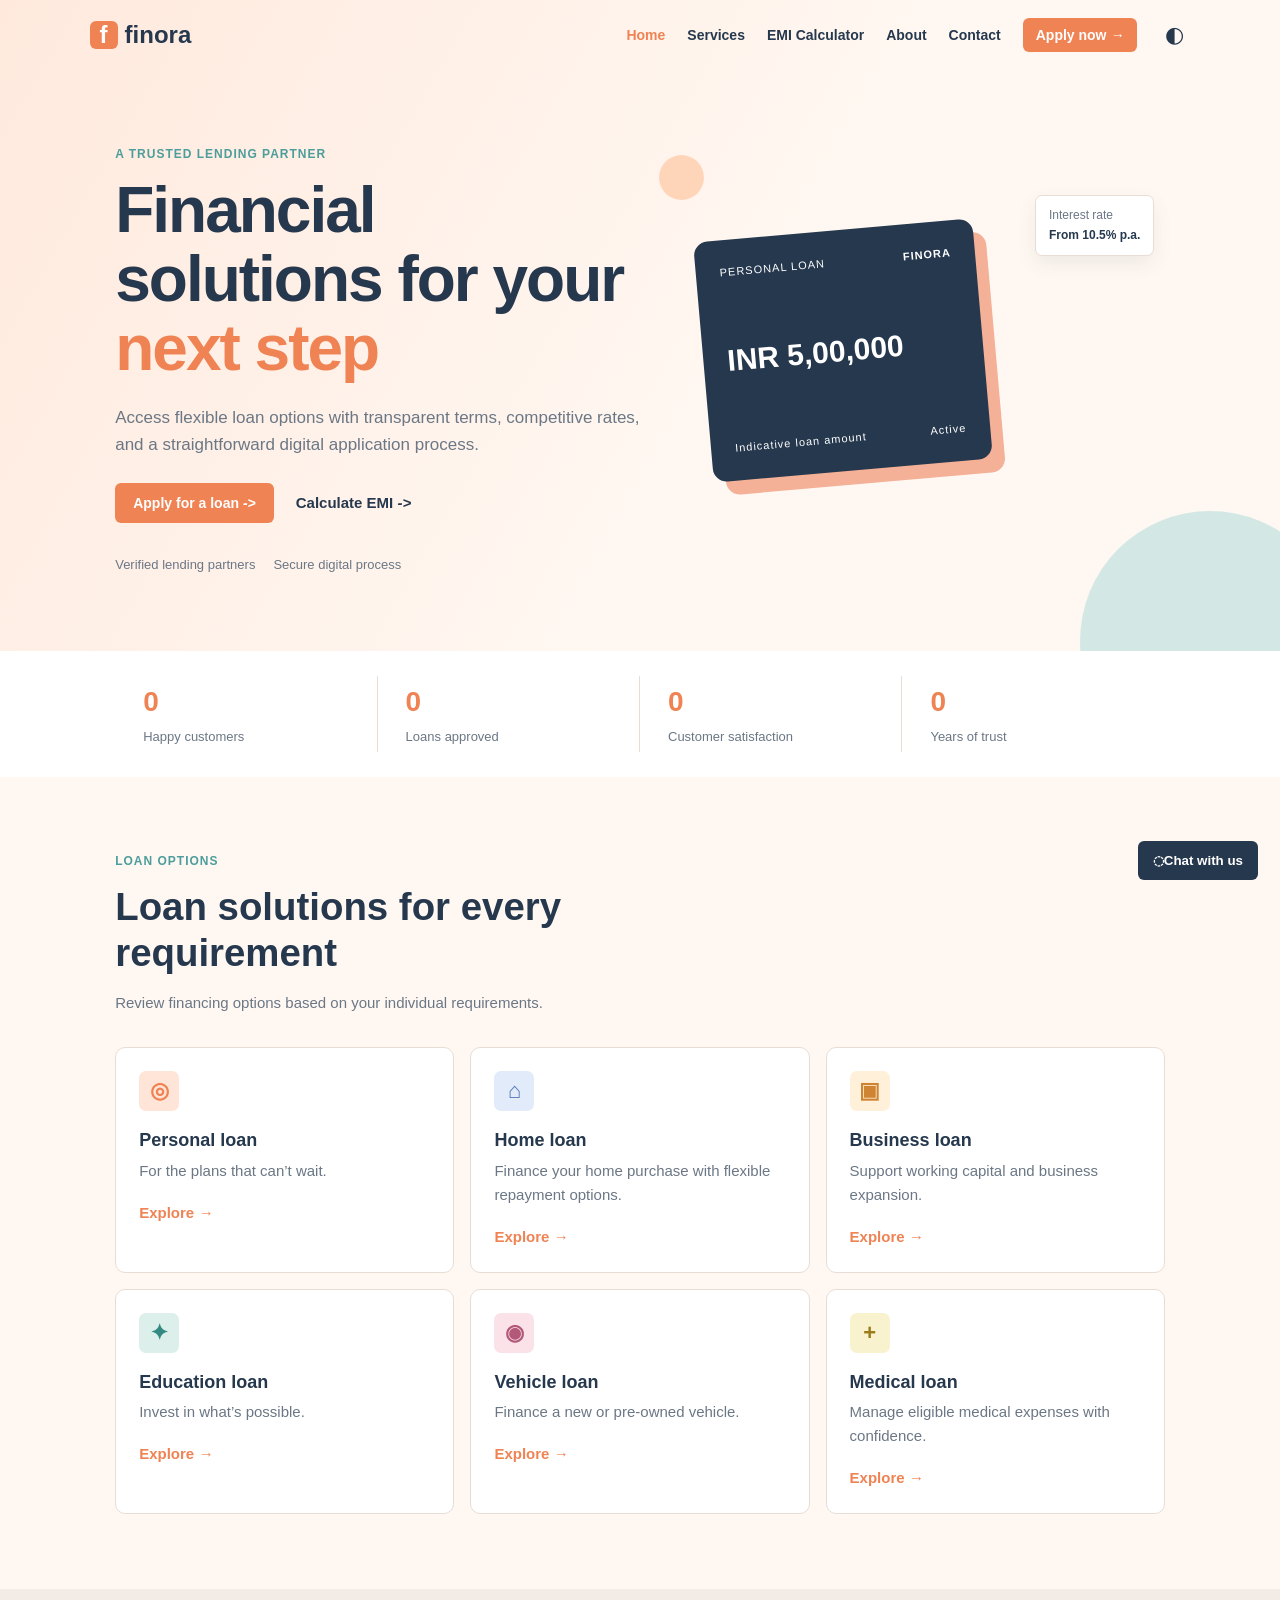
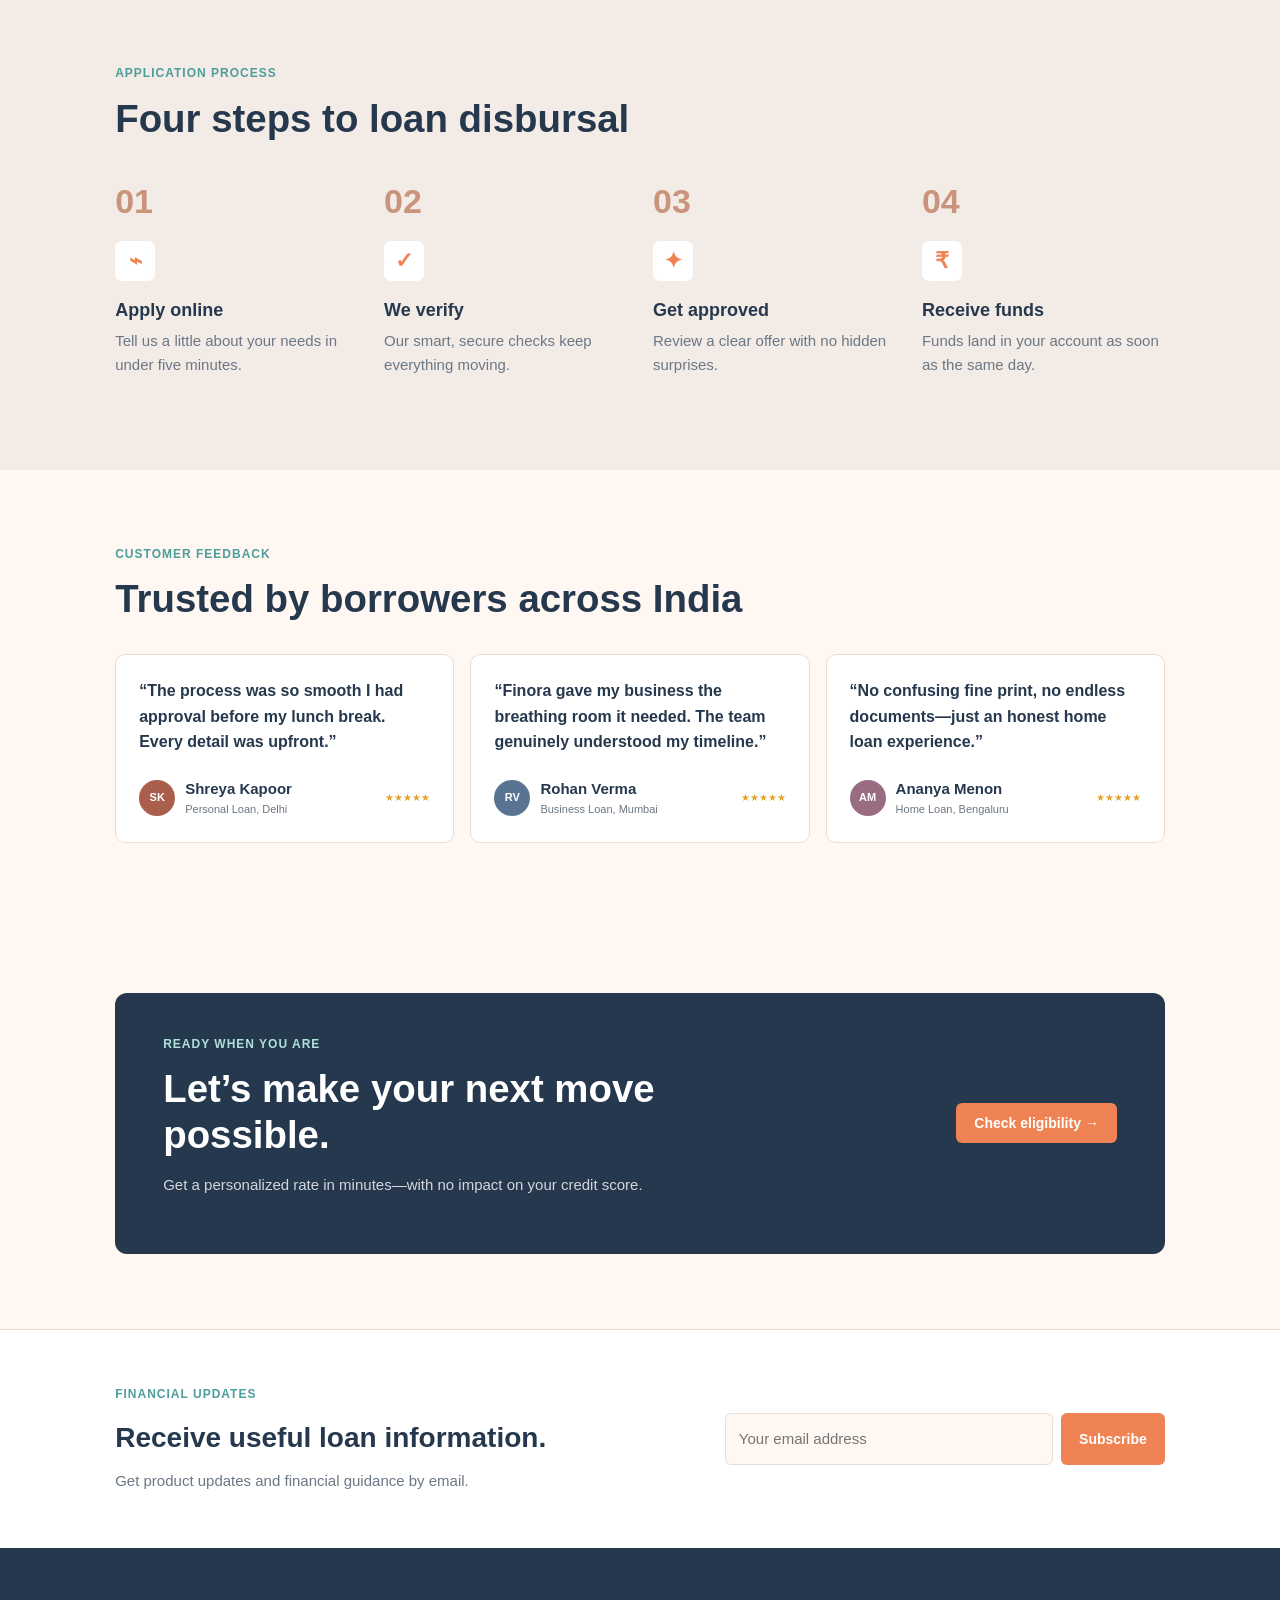
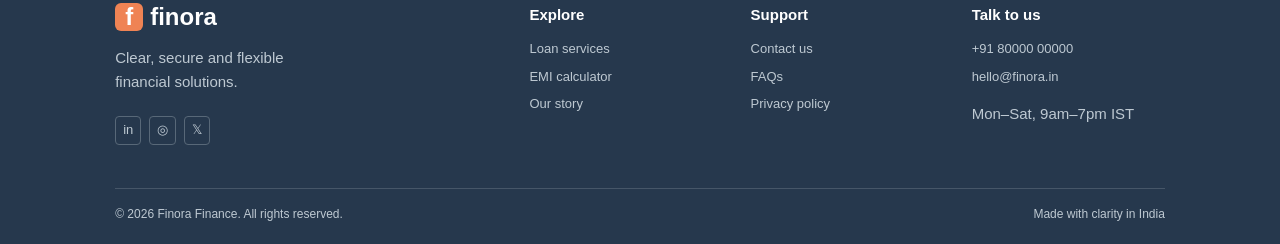
<file: index.html>
<!doctype html>
<html lang="en">

<head>
    <meta charset="utf-8">
    <meta name="viewport" content="width=device-width,initial-scale=1">
    <meta name="description" content="Finora provides secure, transparent and flexible loan solutions.">
    <title>Finora - Professional loan solutions</title>
    <link rel="preconnect" href="https://fonts.googleapis.com">
    <link rel="preconnect" href="https://fonts.gstatic.com" crossorigin>
    <link
        href="https://fonts.googleapis.com/css2?family=Inter:wght@400;500;600;700;800&family=Poppins:wght@600;700;800&display=swap"
        rel="stylesheet">
    <link rel="stylesheet" href="./css/style.css">
</head>

<body>
    <div class="preloader" aria-label="Loading">
        <span>
        </span>
    </div>
    <header class="header">
        <a class="brand" href="index.html" aria-label="Finora home">
            <span>f</span>finora</a>
        <button class="nav-toggle" aria-label="Open navigation" aria-expanded="false">☰</button>
        <nav class="nav" aria-label="Primary">
            <a class="active" href="index.html">Home</a>
            <a href="./services.html">Services</a>
            <a href="emi.html">EMI Calculator</a>
            <a href="about.html">About</a>
            <a href="contact.html">Contact</a>
            <a class="button button-small" href="contact.html#form">Apply now <i>→</i>
            </a>
            <button class="theme-toggle" aria-label="Toggle dark mode">◐</button>
        </nav>
    </header>
    <main>
        <section class="hero">
            <div class="orb orb-one">
            </div>
            <div class="orb orb-two">
            </div>
            <div class="hero-copy reveal">
                <p class="eyebrow">A trusted lending partner</p>
                <h1>Financial solutions for your <span class="typing">next step</span>
                </h1>
                <p class="lead">Access flexible loan options with transparent terms, competitive rates, and a
                    straightforward digital application process.</p>
                <div class="hero-actions">
                    <a class="button" href="contact.html#form">Apply for a loan <i>-&gt;</i>
                    </a>
                    <a class="text-link" href="emi.html">Calculate EMI <i>-&gt;</i>
                    </a>
                </div>
                <div class="hero-trust">
                    <span>Verified lending partners</span>
                    <span>Secure digital process</span>
                </div>
            </div>
            <div class="hero-art reveal">
                <div class="loan-card">
                    <div class="card-top"><span>PERSONAL LOAN</span><b>FINORA</b></div>
                    <strong>INR 5,00,000</strong>
                    <div class="card-bottom"><span>Indicative loan amount</span><span>Active</span></div>
                </div>
                <div class="floating-pill pill-rate"><span>Interest rate</span><br><b>From 10.5% p.a.</b></div>
                <!-- <div class="floating-pill pill-check"><span>Eligibility check completed</span></div> -->
                <!-- <div class="hero-person dashboard-art" aria-hidden="true">
                    <p>Application status</p><b>Pre-approved</b><span>Based on your submitted details</span>
                    <hr><small>Documents required</small>
                    <div class="document-line"><strong>government ID</strong></div>
                    <div class="document-line short"></div>
                </div> -->
                <!-- extra box hai ye isme animation use hoga -->
            </div>
        </section>
        <section class="stats section">
            <div>
                <strong data-count="50" data-suffix="K+">0</strong>
                <span>Happy customers</span>
            </div>
            <div>
                <strong data-count="500" data-prefix="₹" data-suffix=" Cr+">0</strong>
                <span>Loans approved</span>
            </div>
            <div>
                <strong data-count="99" data-suffix="%">0</strong>
                <span>Customer satisfaction</span>
            </div>
            <div>
                <strong data-count="15" data-suffix="+">0</strong>
                <span>Years of trust</span>
            </div>
        </section>
        <section class="section">
            <div class="section-heading reveal">
                <p class="eyebrow">Loan options</p>
                <h2>Loan solutions for every requirement</h2>
                <p>Review financing options based on your individual requirements.</p>
            </div>
            <div class="loan-grid">
                <article class="loan-tile reveal">
                    <span class="icon blue">◎</span>
                    <h3>Personal loan</h3>
                    <p>For the plans that can’t wait.</p>
                    <a href="services.html">Explore <i>→</i>
                    </a>
                </article>
                <article class="loan-tile reveal">
                    <span class="icon purple">⌂</span>
                    <h3>Home loan</h3>
                    <p>Finance your home purchase with flexible repayment options.</p>
                    <a href="services.html">Explore <i>→</i>
                    </a>
                </article>
                <article class="loan-tile reveal">
                    <span class="icon orange">▣</span>
                    <h3>Business loan</h3>
                    <p>Support working capital and business expansion.</p>
                    <a href="services.html">Explore <i>→</i>
                    </a>
                </article>
                <article class="loan-tile reveal">
                    <span class="icon green">✦</span>
                    <h3>Education loan</h3>
                    <p>Invest in what’s possible.</p>
                    <a href="services.html">Explore <i>→</i>
                    </a>
                </article>
                <article class="loan-tile reveal">
                    <span class="icon pink">◉</span>
                    <h3>Vehicle loan</h3>
                    <p>Finance a new or pre-owned vehicle.</p>
                    <a href="services.html">Explore <i>→</i>
                    </a>
                </article>
                <article class="loan-tile reveal">
                    <span class="icon yellow">+</span>
                    <h3>Medical loan</h3>
                    <p>Manage eligible medical expenses with confidence.</p>
                    <a href="services.html">Explore <i>→</i>
                    </a>
                </article>
            </div>
        </section>
        <section class="steps-wrap">
            <div class="section steps">
                <div class="section-heading reveal">
                    <p class="eyebrow">Application process</p>
                    <h2>Four steps to loan disbursal</h2>
                </div>
                <div class="steps-grid">
                    <article class="step reveal">
                        <b>01</b>
                        <span class="icon">⌁</span>
                        <h3>Apply online</h3>
                        <p>Tell us a little about your needs in under five minutes.</p>
                    </article>
                    <article class="step reveal">
                        <b>02</b>
                        <span class="icon">✓</span>
                        <h3>We verify</h3>
                        <p>Our smart, secure checks keep everything moving.</p>
                    </article>
                    <article class="step reveal">
                        <b>03</b>
                        <span class="icon">✦</span>
                        <h3>Get approved</h3>
                        <p>Review a clear offer with no hidden surprises.</p>
                    </article>
                    <article class="step reveal">
                        <b>04</b>
                        <span class="icon">₹</span>
                        <h3>Receive funds</h3>
                        <p>Funds land in your account as soon as the same day.</p>
                    </article>
                </div>
            </div>
        </section>
        <section class="section testimonials">
            <div class="section-heading">
                <p class="eyebrow">Customer feedback</p>
                <h2>Trusted by borrowers across India</h2>
            </div>
            <div class="testimonial-grid">
                <article class="quote reveal">
                    <p>“The process was so smooth I had approval before my lunch break. Every detail was upfront.”</p>
                    <footer>
                        <span class="avatar a1">SK</span>
                        <div>
                            <b>Shreya Kapoor</b>
                            <small>Personal Loan, Delhi</small>
                        </div>
                        <span class="stars">★★★★★</span>
                    </footer>
                </article>
                <article class="quote reveal">
                    <p>“Finora gave my business the breathing room it needed. The team genuinely understood my
                        timeline.”</p>
                    <footer>
                        <span class="avatar a2">RV</span>
                        <div>
                            <b>Rohan Verma</b>
                            <small>Business Loan, Mumbai</small>
                        </div>
                        <span class="stars">★★★★★</span>
                    </footer>
                </article>
                <article class="quote reveal">
                    <p>“No confusing fine print, no endless documents—just an honest home loan experience.”</p>
                    <footer>
                        <span class="avatar a3">AM</span>
                        <div>
                            <b>Ananya Menon</b>
                            <small>Home Loan, Bengaluru</small>
                        </div>
                        <span class="stars">★★★★★</span>
                    </footer>
                </article>
            </div>
        </section>
        <section class="section">
            <div class="cta reveal">
                <div>
                    <p class="eyebrow">Ready when you are</p>
                    <h2>Let’s make your next move possible.</h2>
                    <p>Get a personalized rate in minutes—with no impact on your credit score.</p>
                </div>
                <a class="button button-light" href="contact.html#form">Check eligibility <i>→</i>
                </a>
            </div>
        </section>
        <section class="newsletter">
            <div>
                <p class="eyebrow">Financial updates</p>
                <h2>Receive useful loan information.</h2>
                <p>Get product updates and financial guidance by email.</p>
            </div>
            <form class="newsletter-form">
                <label class="sr-only" for="newsletter-email">Email address</label>
                <input id="newsletter-email" type="email" placeholder="Your email address" required>
                <button class="button" type="submit">Subscribe</button>
            </form>
        </section>
    </main>
    <footer class="footer">
        <div class="footer-grid">
            <div>
                <a class="brand" href="index.html">
                    <span>f</span>finora</a>
                <p>Clear, secure and flexible financial solutions.</p>
                <div class="social">
                    <a href="#" aria-label="LinkedIn">in</a>
                    <a href="#" aria-label="Instagram">◎</a>
                    <a href="#" aria-label="Twitter">𝕏</a>
                </div>
            </div>
            <div>
                <h4>Explore</h4>
                <a href="services.html">Loan services</a>
                <a href="emi.html">EMI calculator</a>
                <a href="about.html">Our story</a>
            </div>
            <div>
                <h4>Support</h4>
                <a href="contact.html">Contact us</a>
                <a href="contact.html#faq">FAQs</a>
                <a href="#">Privacy policy</a>
            </div>
            <div>
                <h4>Talk to us</h4>
                <a href="tel:+918000000000">+91 80000 00000</a>
                <a href="mailto:hello@finora.in">hello@finora.in</a>
                <p>Mon–Sat, 9am–7pm IST</p>
            </div>
        </div>
        <div class="footer-bottom">
            <span>© 2026 Finora Finance. All rights reserved.</span>
            <span>Made with clarity in India</span>
        </div>
    </footer>
    <button class="chat-button" aria-label="Open chat support">◌<span>Chat with us</span>
    </button>
    <div class="chat-panel" aria-hidden="true">
        <div>
            <b>Finora support</b>
            <button aria-label="Close chat">×</button>
        </div>
        <p>Hi! How can we help today?</p>
        <small>Usually replies in a few minutes</small>
    </div>
    <a class="whatsapp" href="https://wa.me/918000000000" aria-label="Chat on WhatsApp">◔</a>
    <button class="to-top" aria-label="Scroll to top">↑</button>
    <div class="toast" role="status">
    </div>
    <script src="./js/script.js"></script>
</body>
</html>
</file>
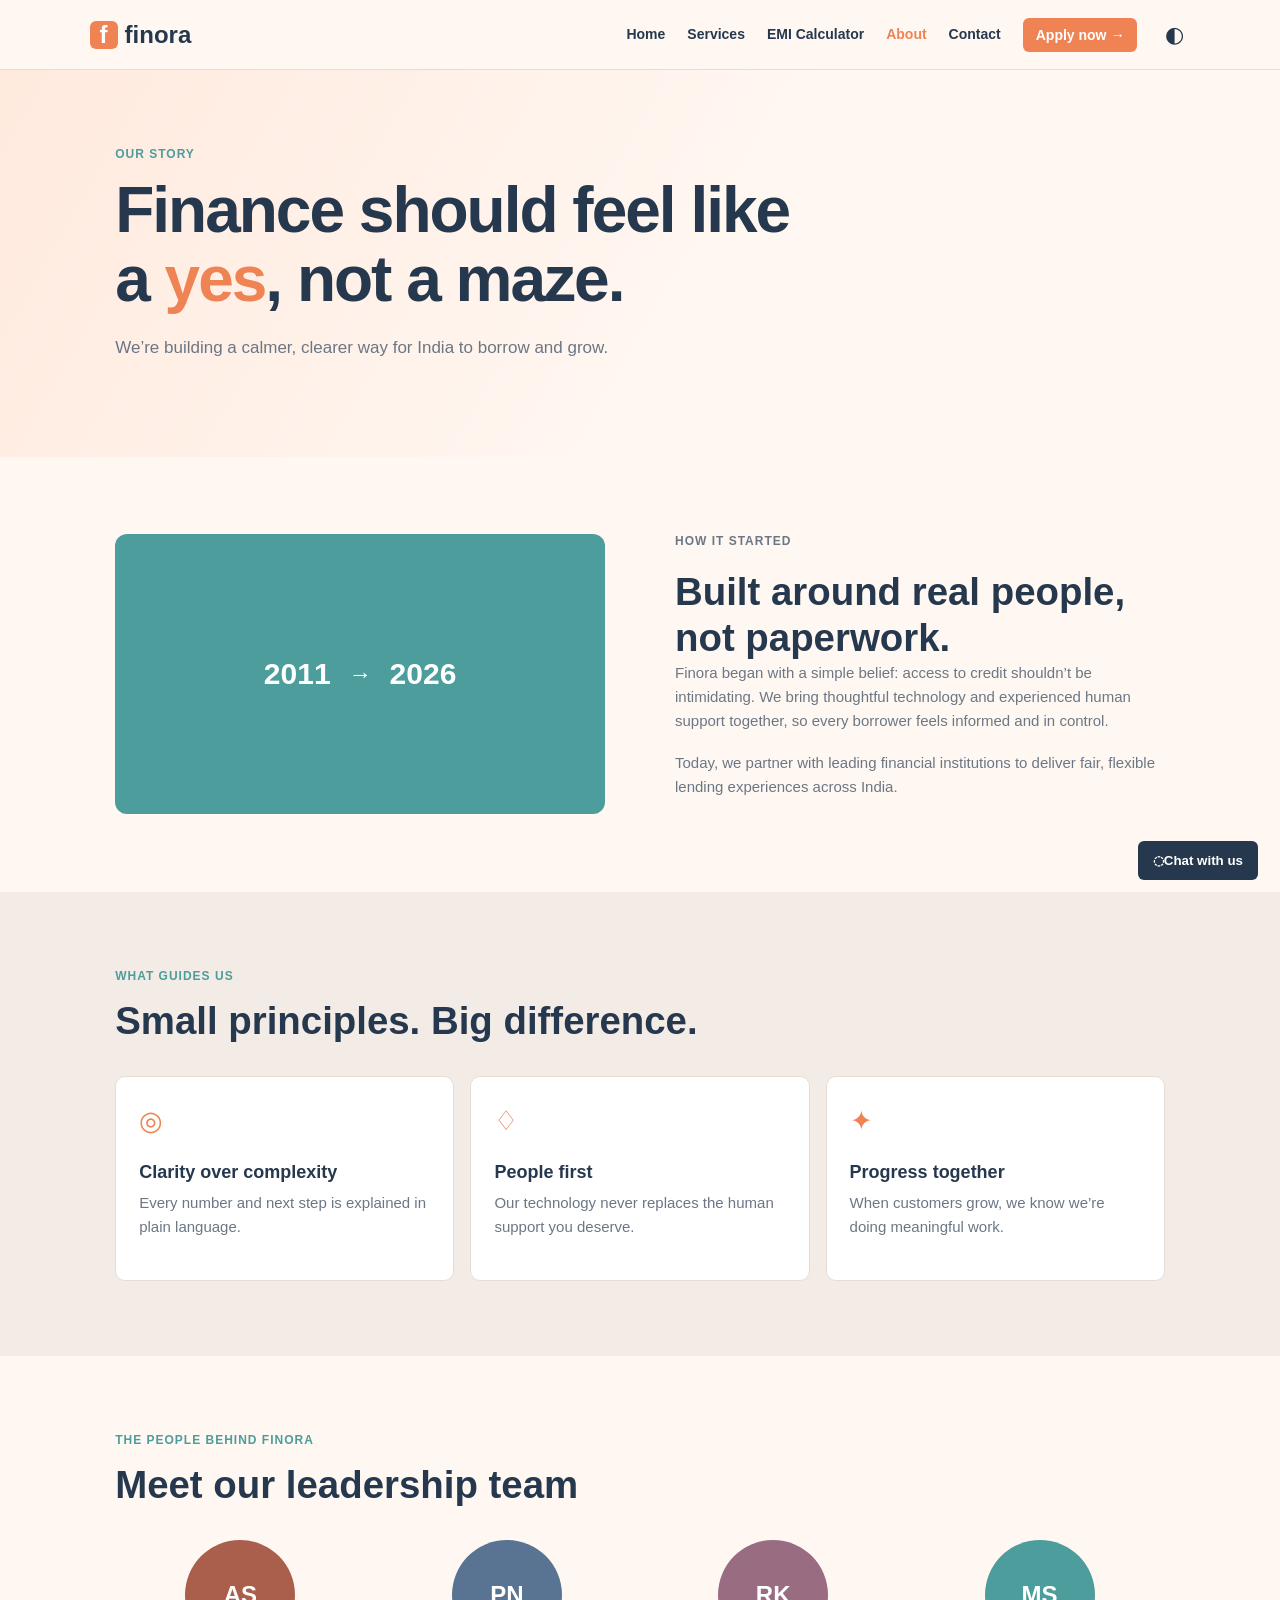
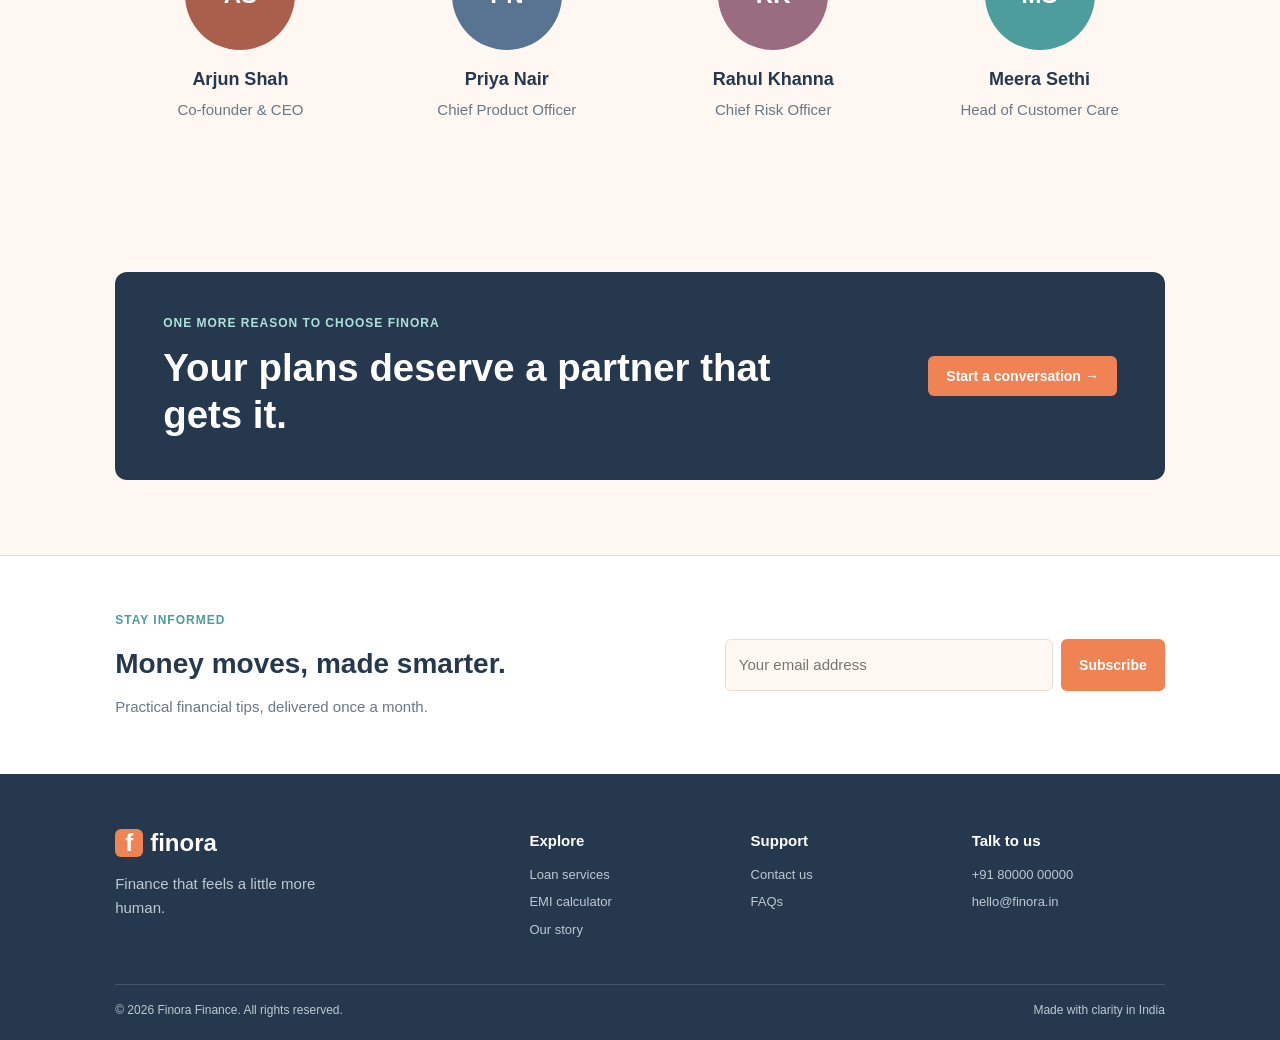
<file: about.html>
<!doctype html>
<html lang="en">

<head>
    <meta charset="utf-8">
    <meta name="viewport" content="width=device-width,initial-scale=1">
    <title>About Finora</title>
    <link rel="preconnect" href="https://fonts.googleapis.com">
    <link rel="preconnect" href="https://fonts.gstatic.com" crossorigin>
    <link
        href="https://fonts.googleapis.com/css2?family=Inter:wght@400;500;600;700;800&family=Poppins:wght@600;700;800&display=swap"
        rel="stylesheet">
    <link rel="stylesheet" href="css/style.css">
</head>

<body>
    <div class="preloader">
        <span>
        </span>
    </div>
    <header class="header inner">
        <a class="brand" href="index.html">
            <span>f</span>finora</a>
        <button class="nav-toggle" aria-label="Open navigation" aria-expanded="false">☰</button>
        <nav class="nav">
            <a href="index.html">Home</a>
            <a href="services.html">Services</a>
            <a href="emi.html">EMI Calculator</a>
            <a class="active" href="about.html">About</a>
            <a href="contact.html">Contact</a>
            <a class="button button-small" href="contact.html#form">Apply now <i>→</i>
            </a>
            <button class="theme-toggle" aria-label="Toggle dark mode">◐</button>
        </nav>
    </header>
    <main>
        <section class="page-hero">
            <p class="eyebrow">Our story</p>
            <h1>Finance should feel like a <em>yes</em>, not a maze.</h1>
            <p>We’re building a calmer, clearer way for India to borrow and grow.</p>
        </section>
        <section class="section story">
            <div class="story-art">
                <div>2011</div>
                <span>→</span>
                <div>2026</div>
            </div>
            <div>
                <p class="eyebrow">How it started</p>
                <h2>Built around real people, not paperwork.</h2>
                <p>Finora began with a simple belief: access to credit shouldn’t be intimidating. We bring thoughtful
                    technology and experienced human support together, so every borrower feels informed and in control.
                </p>
                <p>Today, we partner with leading financial institutions to deliver fair, flexible lending experiences
                    across India.</p>
            </div>
        </section>
        <section class="section values">
            <div class="section-heading">
                <p class="eyebrow">What guides us</p>
                <h2>Small principles. Big difference.</h2>
            </div>
            <div class="value-grid">
                <article>
                    <span>◎</span>
                    <h3>Clarity over complexity</h3>
                    <p>Every number and next step is explained in plain language.</p>
                </article>
                <article>
                    <span>♢</span>
                    <h3>People first</h3>
                    <p>Our technology never replaces the human support you deserve.</p>
                </article>
                <article>
                    <span>✦</span>
                    <h3>Progress together</h3>
                    <p>When customers grow, we know we’re doing meaningful work.</p>
                </article>
            </div>
        </section>
        <section class="section team">
            <div class="section-heading">
                <p class="eyebrow">The people behind Finora</p>
                <h2>Meet our leadership team</h2>
            </div>
            <div class="team-grid">
                <article>
                    <div class="team-avatar av1">AS</div>
                    <h3>Arjun Shah</h3>
                    <p>Co-founder & CEO</p>
                </article>
                <article>
                    <div class="team-avatar av2">PN</div>
                    <h3>Priya Nair</h3>
                    <p>Chief Product Officer</p>
                </article>
                <article>
                    <div class="team-avatar av3">RK</div>
                    <h3>Rahul Khanna</h3>
                    <p>Chief Risk Officer</p>
                </article>
                <article>
                    <div class="team-avatar av4">MS</div>
                    <h3>Meera Sethi</h3>
                    <p>Head of Customer Care</p>
                </article>
            </div>
        </section>
        <section class="section">
            <div class="cta">
                <div>
                    <p class="eyebrow">One more reason to choose Finora</p>
                    <h2>Your plans deserve a partner that gets it.</h2>
                </div>
                <a class="button button-light" href="contact.html#form">Start a conversation <i>→</i>
                </a>
            </div>
        </section>
        <section class="newsletter">
            <div>
                <p class="eyebrow">Stay informed</p>
                <h2>Money moves, made smarter.</h2>
                <p>Practical financial tips, delivered once a month.</p>
            </div>
            <form class="newsletter-form">
                <input type="email" placeholder="Your email address" required>
                <button class="button">Subscribe</button>
            </form>
        </section>
    </main>
    <footer class="footer">
        <div class="footer-grid">
            <div>
                <a class="brand" href="index.html">
                    <span>f</span>finora</a>
                <p>Finance that feels a little more human.</p>
            </div>
            <div>
                <h4>Explore</h4>
                <a href="services.html">Loan services</a>
                <a href="emi.html">EMI calculator</a>
                <a href="about.html">Our story</a>
            </div>
            <div>
                <h4>Support</h4>
                <a href="contact.html">Contact us</a>
                <a href="services.html#faq">FAQs</a>
            </div>
            <div>
                <h4>Talk to us</h4>
                <a href="tel:+918000000000">+91 80000 00000</a>
                <a href="mailto:hello@finora.in">hello@finora.in</a>
            </div>
        </div>
        <div class="footer-bottom">
            <span>© 2026 Finora Finance. All rights reserved.</span>
            <span>Made with clarity in India</span>
        </div>
    </footer>
    <button class="chat-button">◌<span>Chat with us</span>
    </button>
    <div class="chat-panel">
        <div>
            <b>Finora support</b>
            <button>×</button>
        </div>
        <p>Hi! How can we help today?</p>
        <small>Usually replies in a few minutes</small>
    </div>
    <a class="whatsapp" href="https://wa.me/918000000000">◔</a>
    <button class="to-top">↑</button>
    <div class="toast">
    </div>
    <script src="./js/script.js"></script>
</body>

</html>
</file>
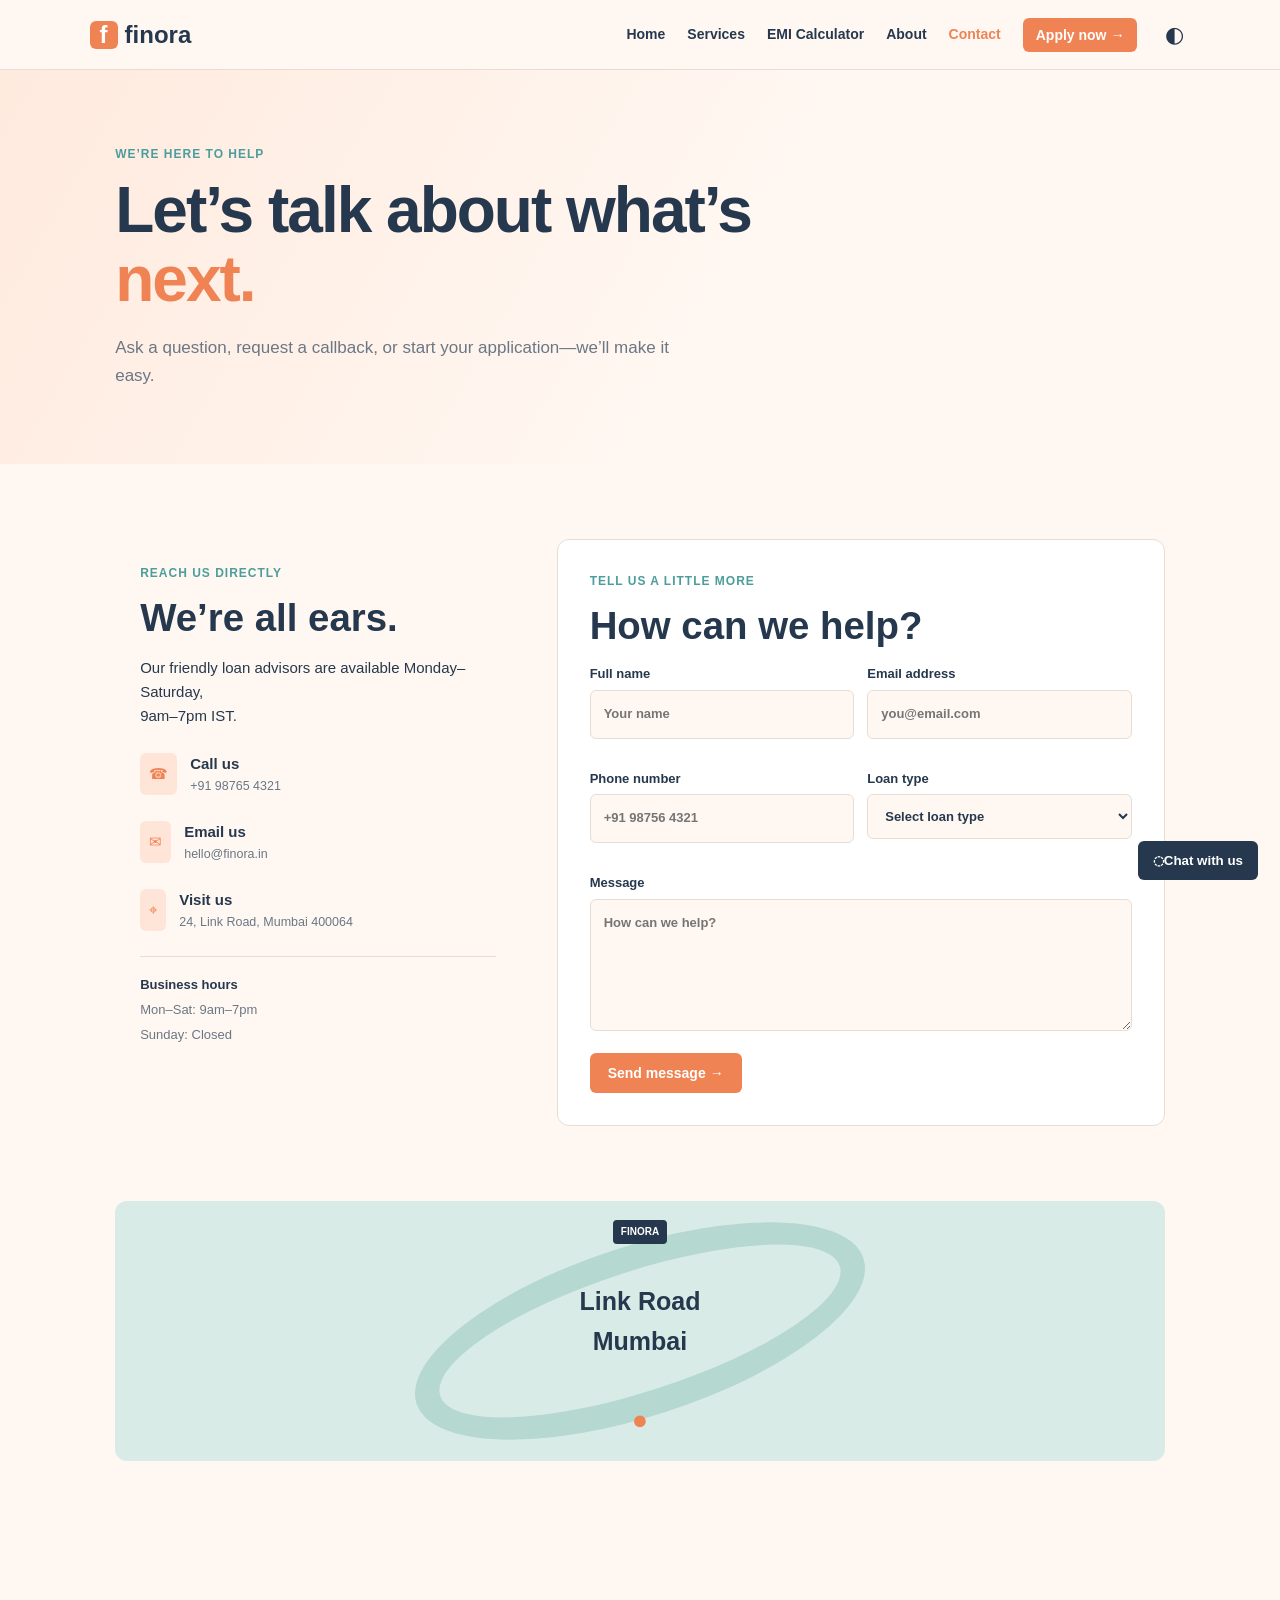
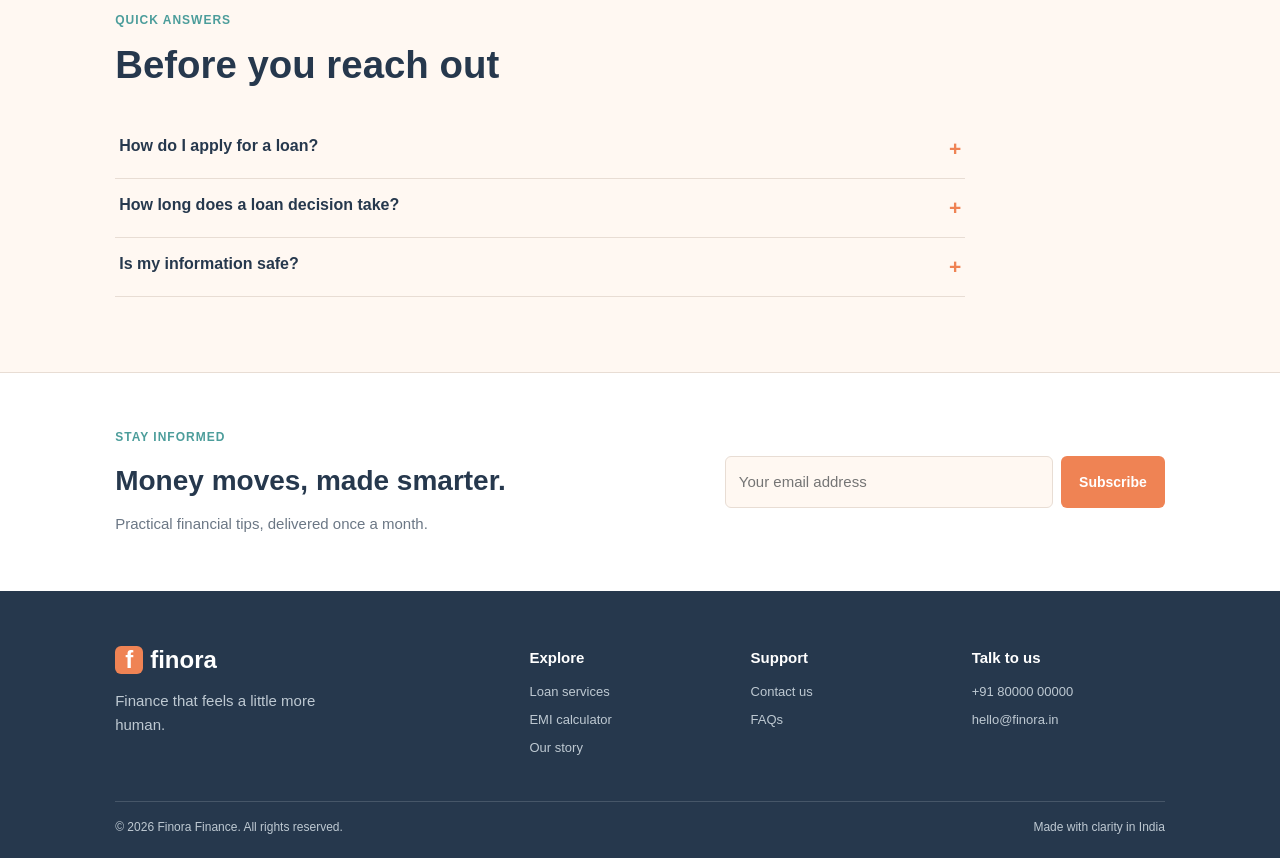
<file: contact.html>
<!doctype html>
<html lang="en">

<head>
    <meta charset="utf-8">
    <meta name="viewport" content="width=device-width,initial-scale=1">
    <title>Contact Finora</title>
    <link rel="preconnect" href="https://fonts.googleapis.com">
    <link rel="preconnect" href="https://fonts.gstatic.com" crossorigin>
    <link
        href="https://fonts.googleapis.com/css2?family=Inter:wght@400;500;600;700;800&family=Poppins:wght@600;700;800&display=swap"
        rel="stylesheet">
    <link rel="stylesheet" href="css/style.css">
</head>

<body>
    <div class="preloader">
        <span>
        </span>
    </div>
    <header class="header inner">
        <a class="brand" href="index.html">
            <span>f</span>finora</a>
        <button class="nav-toggle" aria-label="Open navigation" aria-expanded="false">☰</button>
        <nav class="nav">
            <a href="index.html">Home</a>
            <a href="services.html">Services</a>
            <a href="emi.html">EMI Calculator</a>
            <a href="about.html">About</a>
            <a class="active" href="contact.html">Contact</a>
            <a class="button button-small" href="#form">Apply now <i>→</i>
            </a>
            <button class="theme-toggle" aria-label="Toggle dark mode">◐</button>
        </nav>
    </header>
    <main>
        <section class="page-hero compact">
            <p class="eyebrow">We’re here to help</p>
            <h1>Let’s talk about what’s <em>next.</em>
            </h1>
            <p>Ask a question, request a callback, or start your application—we’ll make it easy.</p>
        </section>
        <section class="section contact-layout">
            <aside class="contact-info">
                <p class="eyebrow">Reach us directly</p>
                <h2>We’re all ears.</h2>
                <p>Our friendly loan advisors are available Monday–Saturday,<br> 9am–7pm IST.</p>
                <a href="tel:+918000000000">
                    <span>☎</span>
                    <div>
                        <b>Call us</b>
                        <small>+91 98765 4321</small>
                    </div>
                </a>
                <a href="mailto:hello@finora.in">
                    <span>✉</span>
                    <div>
                        <b>Email us</b>
                        <small>hello@finora.in</small>
                    </div>
                </a>
                <a href="#map">
                    <span>⌖</span>
                    <div>
                        <b>Visit us</b>
                        <small>24, Link Road, Mumbai 400064</small>
                    </div>
                </a>
                <div class="hours">
                    <b>Business hours</b>
                    <span>Mon–Sat: 9am–7pm</span>
                    <span>Sunday: Closed</span>
                </div>
            </aside>
            <form class="contact-form" id="form" novalidate>
                <p class="eyebrow">Tell us a little more</p>
                <h2>How can we help?</h2>
                <div class="field-row">
                    <label>Full name<input name="name" required placeholder="Your name">
                    </label>
                    <label>Email address<input name="email" type="email" required placeholder="you@email.com">
                    </label>
                </div>
                <div class="field-row">
                    <label>Phone number<input name="phone" type="tel" required placeholder="+91 98756 4321">
                    </label>
                    <label>Loan type<select name="loan">
                            <option value="">Select loan type</option>
                            <option>Personal loan</option>
                            <option>Home loan</option>
                            <option>Business loan</option>
                            <option>Education loan</option>
                        </select>
                    </label>
                </div>
                <label>Message<textarea name="message" rows="5" placeholder="How can we help?">
</textarea>
                </label>
                <button class="button" type="submit">Send message <i>→</i>
                </button>
            </form>
        </section>
        <section class="section map" id="map">
            <div>
                <span>FINORA</span>
                <b>Link Road<br>Mumbai</b>
                <i>●</i>
            </div>
        </section>
        <section class="section faq" id="faq">
            <div class="section-heading">
                <p class="eyebrow">Quick answers</p>
                <h2>Before you reach out</h2>
            </div>
            <div class="accordion">
                <button>How do I apply for a loan?<i>+</i>
                </button>
                <div>Submit the short form above and an advisor will help match you with the right option.</div>
                <button>How long does a loan decision take?<i>+</i>
                </button>
                <div>Most eligible applications receive an initial decision within minutes.</div>
                <button>Is my information safe?<i>+</i>
                </button>
                <div>Yes. We use bank-grade security and only share information with relevant lending partners.</div>
            </div>
        </section>
        <section class="newsletter">
            <div>
                <p class="eyebrow">Stay informed</p>
                <h2>Money moves, made smarter.</h2>
                <p>Practical financial tips, delivered once a month.</p>
            </div>
            <form class="newsletter-form">
                <input type="email" placeholder="Your email address" required>
                <button class="button">Subscribe</button>
            </form>
        </section>
    </main>
    <footer class="footer">
        <div class="footer-grid">
            <div>
                <a class="brand" href="index.html">
                    <span>f</span>finora</a>
                <p>Finance that feels a little more human.</p>
            </div>
            <div>
                <h4>Explore</h4>
                <a href="services.html">Loan services</a>
                <a href="emi.html">EMI calculator</a>
                <a href="about.html">Our story</a>
            </div>
            <div>
                <h4>Support</h4>
                <a href="contact.html">Contact us</a>
                <a href="#faq">FAQs</a>
            </div>
            <div>
                <h4>Talk to us</h4>
                <a href="tel:+918000000000">+91 80000 00000</a>
                <a href="mailto:hello@finora.in">hello@finora.in</a>
            </div>
        </div>
        <div class="footer-bottom">
            <span>© 2026 Finora Finance. All rights reserved.</span>
            <span>Made with clarity in India</span>
        </div>
    </footer>
    <button class="chat-button">◌<span>Chat with us</span>
    </button>
    <div class="chat-panel">
        <div>
            <b>Finora support</b>
            <button>×</button>
        </div>
        <p>Hi! How can we help today?</p>
        <small>Usually replies in a few minutes</small>
    </div>
    <a class="whatsapp" href="https://wa.me/918000000000">◔</a>
    <button class="to-top">↑</button>
    <div class="toast">
    </div>
    <script src="./js/script.js"></script>
</body>

</html>
</file>
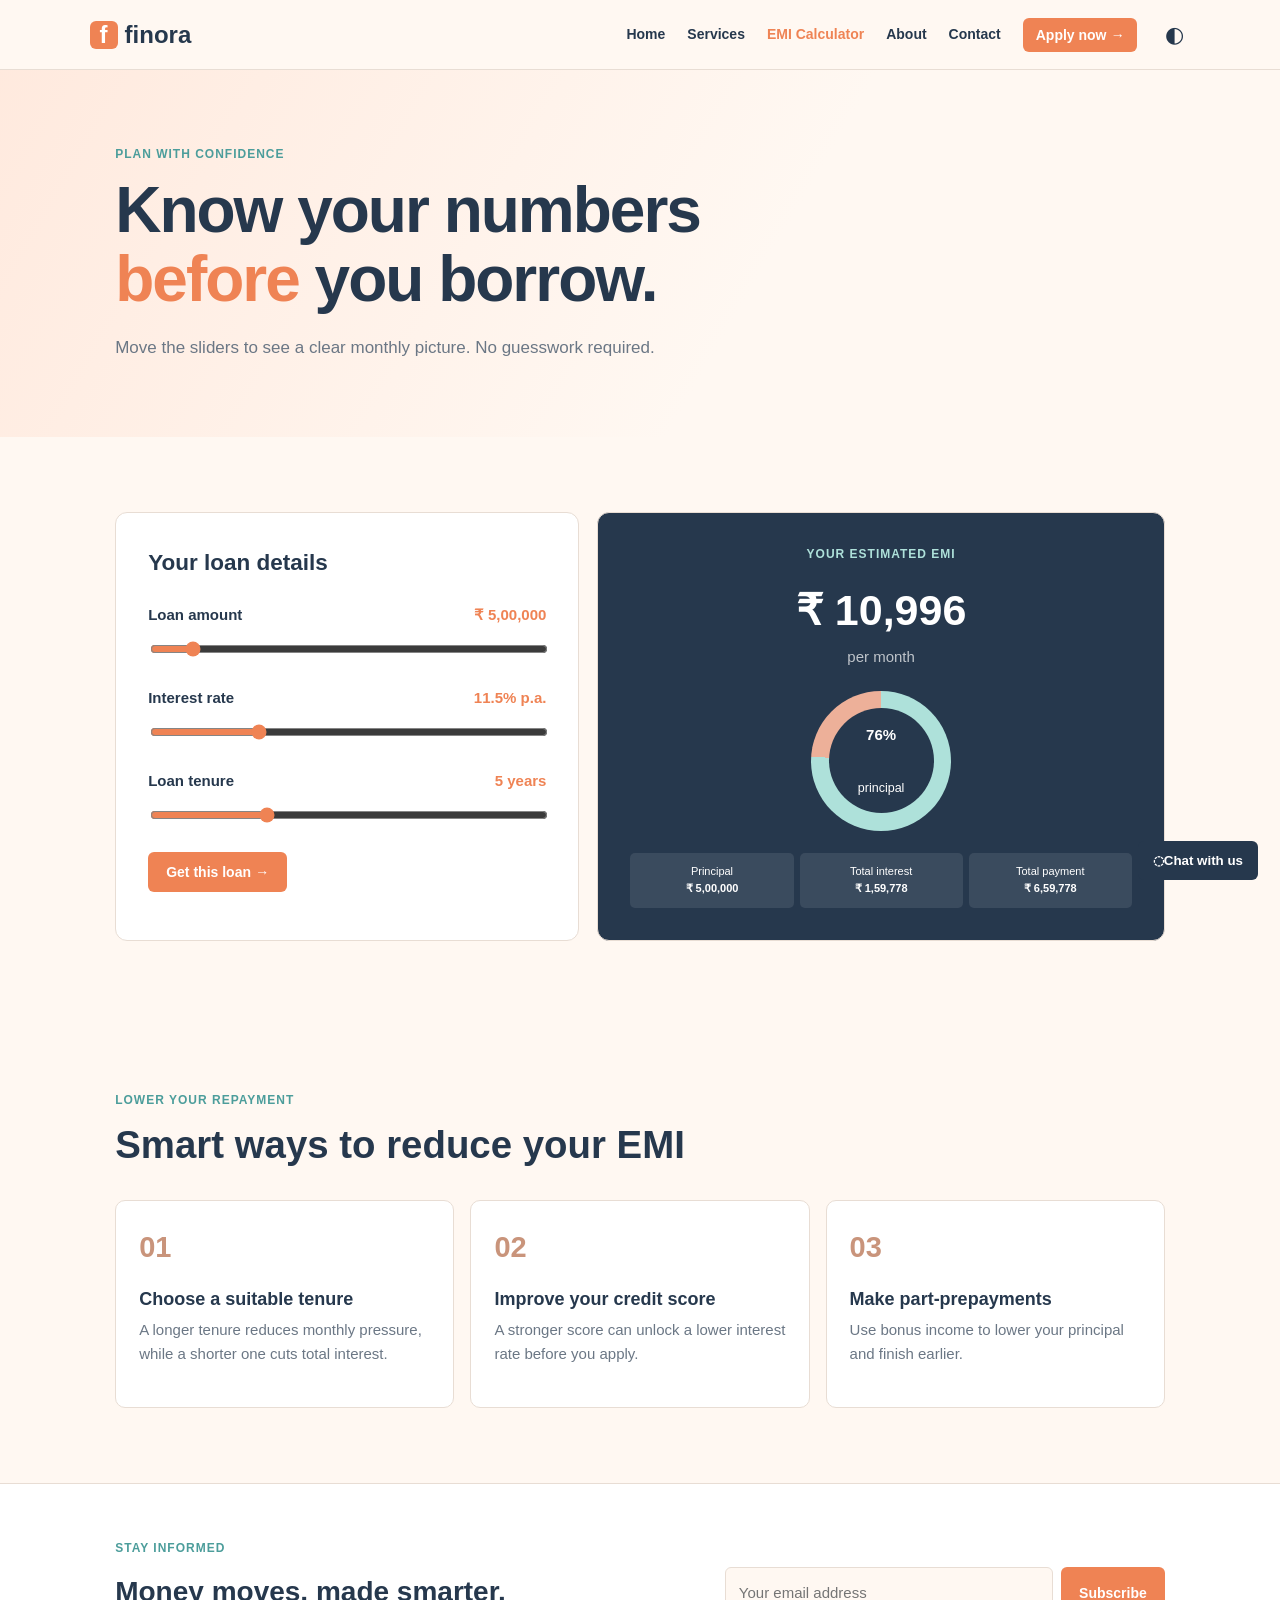
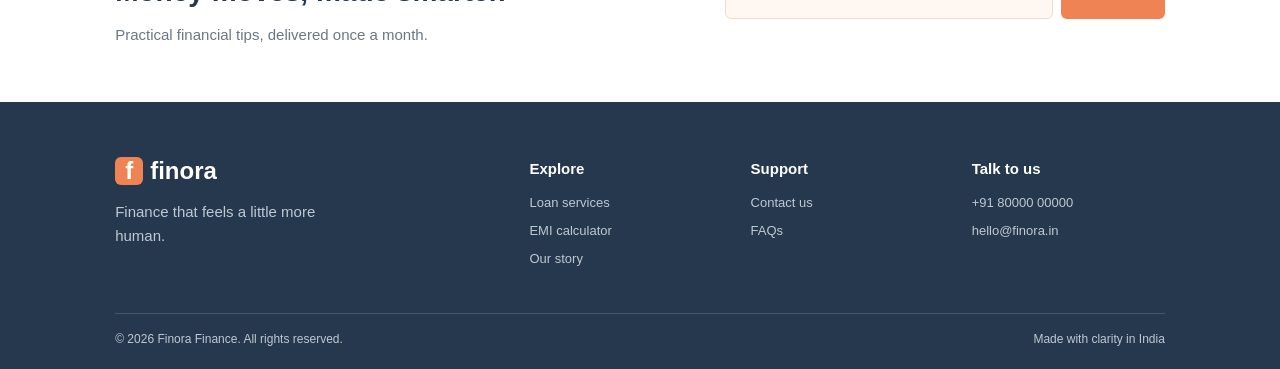
<file: emi.html>
<!doctype html>
<html lang="en">

<head>
    <meta charset="utf-8">
    <meta name="viewport" content="width=device-width,initial-scale=1">
    <title>EMI Calculator — Finora</title>
    <link rel="preconnect" href="https://fonts.googleapis.com">
    <link rel="preconnect" href="https://fonts.gstatic.com" crossorigin>
    <link
        href="https://fonts.googleapis.com/css2?family=Inter:wght@400;500;600;700;800&family=Poppins:wght@600;700;800&display=swap"
        rel="stylesheet">
    <link rel="stylesheet" href="css/style.css">
</head>

<body>
    <div class="preloader">
        <span>
        </span>
    </div>
    <header class="header inner">
        <a class="brand" href="index.html">
            <span>f</span>finora</a>
        <button class="nav-toggle" aria-label="Open navigation" aria-expanded="false">☰</button>
        <nav class="nav">
            <a href="index.html">Home</a>
            <a href="services.html">Services</a>
            <a class="active" href="emi.html">EMI Calculator</a>
            <a href="about.html">About</a>
            <a href="contact.html">Contact</a>
            <a class="button button-small" href="contact.html#form">Apply now <i>→</i>
            </a>
            <button class="theme-toggle" aria-label="Toggle dark mode">◐</button>
        </nav>
    </header>
    <main>
        <section class="page-hero compact">
            <p class="eyebrow">Plan with confidence</p>
            <h1>Know your numbers <em>before</em> you borrow.</h1>
            <p>Move the sliders to see a clear monthly picture. No guesswork required.</p>
        </section>
        <section class="section calculator">
            <div class="calculator-controls">
                <h2>Your loan details</h2>
                <label>Loan amount <output id="amountOut">₹ 5,00,000</output>
                    <input id="amount" type="range" min="50000" max="5000000" value="500000" step="50000">
                </label>
                <label>Interest rate <output id="rateOut">11.5% p.a.</output>
                    <input id="rate" type="range" min="7" max="24" value="11.5" step=".1">
                </label>
                <label>Loan tenure <output id="tenureOut">5 years</output>
                    <input id="tenure" type="range" min="1" max="15" value="5" step="1">
                </label>
                <a class="button" href="contact.html#form">Get this loan <i>→</i>
                </a>
            </div>
            <div class="calculator-result">
                <p class="eyebrow">Your estimated EMI</p>
                <h2 id="emi">₹ 10,990</h2>
                <p class="muted">per month</p>
                <div class="donut" id="donut">
                    <div>
                        <b id="principalPct">56%</b>
                        <small>principal</small>
                    </div>
                </div>
                <div class="result-cards">
                    <div>
                        <span>Principal</span>
                        <b id="principal">₹ 5,00,000</b>
                    </div>
                    <div>
                        <span>Total interest</span>
                        <b id="interest">₹ 1,59,400</b>
                    </div>
                    <div>
                        <span>Total payment</span>
                        <b id="total">₹ 6,59,400</b>
                    </div>
                </div>
            </div>
        </section>
        <section class="section">
            <div class="section-heading">
                <p class="eyebrow">Lower your repayment</p>
                <h2>Smart ways to reduce your EMI</h2>
            </div>
            <div class="tips-grid">
                <article>
                    <span>01</span>
                    <h3>Choose a suitable tenure</h3>
                    <p>A longer tenure reduces monthly pressure, while a shorter one cuts total interest.</p>
                </article>
                <article>
                    <span>02</span>
                    <h3>Improve your credit score</h3>
                    <p>A stronger score can unlock a lower interest rate before you apply.</p>
                </article>
                <article>
                    <span>03</span>
                    <h3>Make part-prepayments</h3>
                    <p>Use bonus income to lower your principal and finish earlier.</p>
                </article>
            </div>
        </section>
        <section class="newsletter">
            <div>
                <p class="eyebrow">Stay informed</p>
                <h2>Money moves, made smarter.</h2>
                <p>Practical financial tips, delivered once a month.</p>
            </div>
            <form class="newsletter-form">
                <input type="email" placeholder="Your email address" required>
                <button class="button">Subscribe</button>
            </form>
        </section>
    </main>
    <footer class="footer">
        <div class="footer-grid">
            <div>
                <a class="brand" href="index.html">
                    <span>f</span>finora</a>
                <p>Finance that feels a little more human.</p>
            </div>
            <div>
                <h4>Explore</h4>
                <a href="services.html">Loan services</a>
                <a href="emi.html">EMI calculator</a>
                <a href="about.html">Our story</a>
            </div>
            <div>
                <h4>Support</h4>
                <a href="contact.html">Contact us</a>
                <a href="services.html#faq">FAQs</a>
            </div>
            <div>
                <h4>Talk to us</h4>
                <a href="tel:+918000000000">+91 80000 00000</a>
                <a href="mailto:hello@finora.in">hello@finora.in</a>
            </div>
        </div>
        <div class="footer-bottom">
            <span>© 2026 Finora Finance. All rights reserved.</span>
            <span>Made with clarity in India</span>
        </div>
    </footer>
    <button class="chat-button">◌<span>Chat with us</span>
    </button>
    <div class="chat-panel">
        <div>
            <b>Finora support</b>
            <button>×</button>
        </div>
        <p>Hi! How can we help today?</p>
        <small>Usually replies in a few minutes</small>
    </div>
    <a class="whatsapp" href="https://wa.me/918000000000">◔</a>
    <button class="to-top">↑</button>
    <div class="toast">
    </div>
    <script src="./js/script.js"></script>
</body>

</html>
</file>
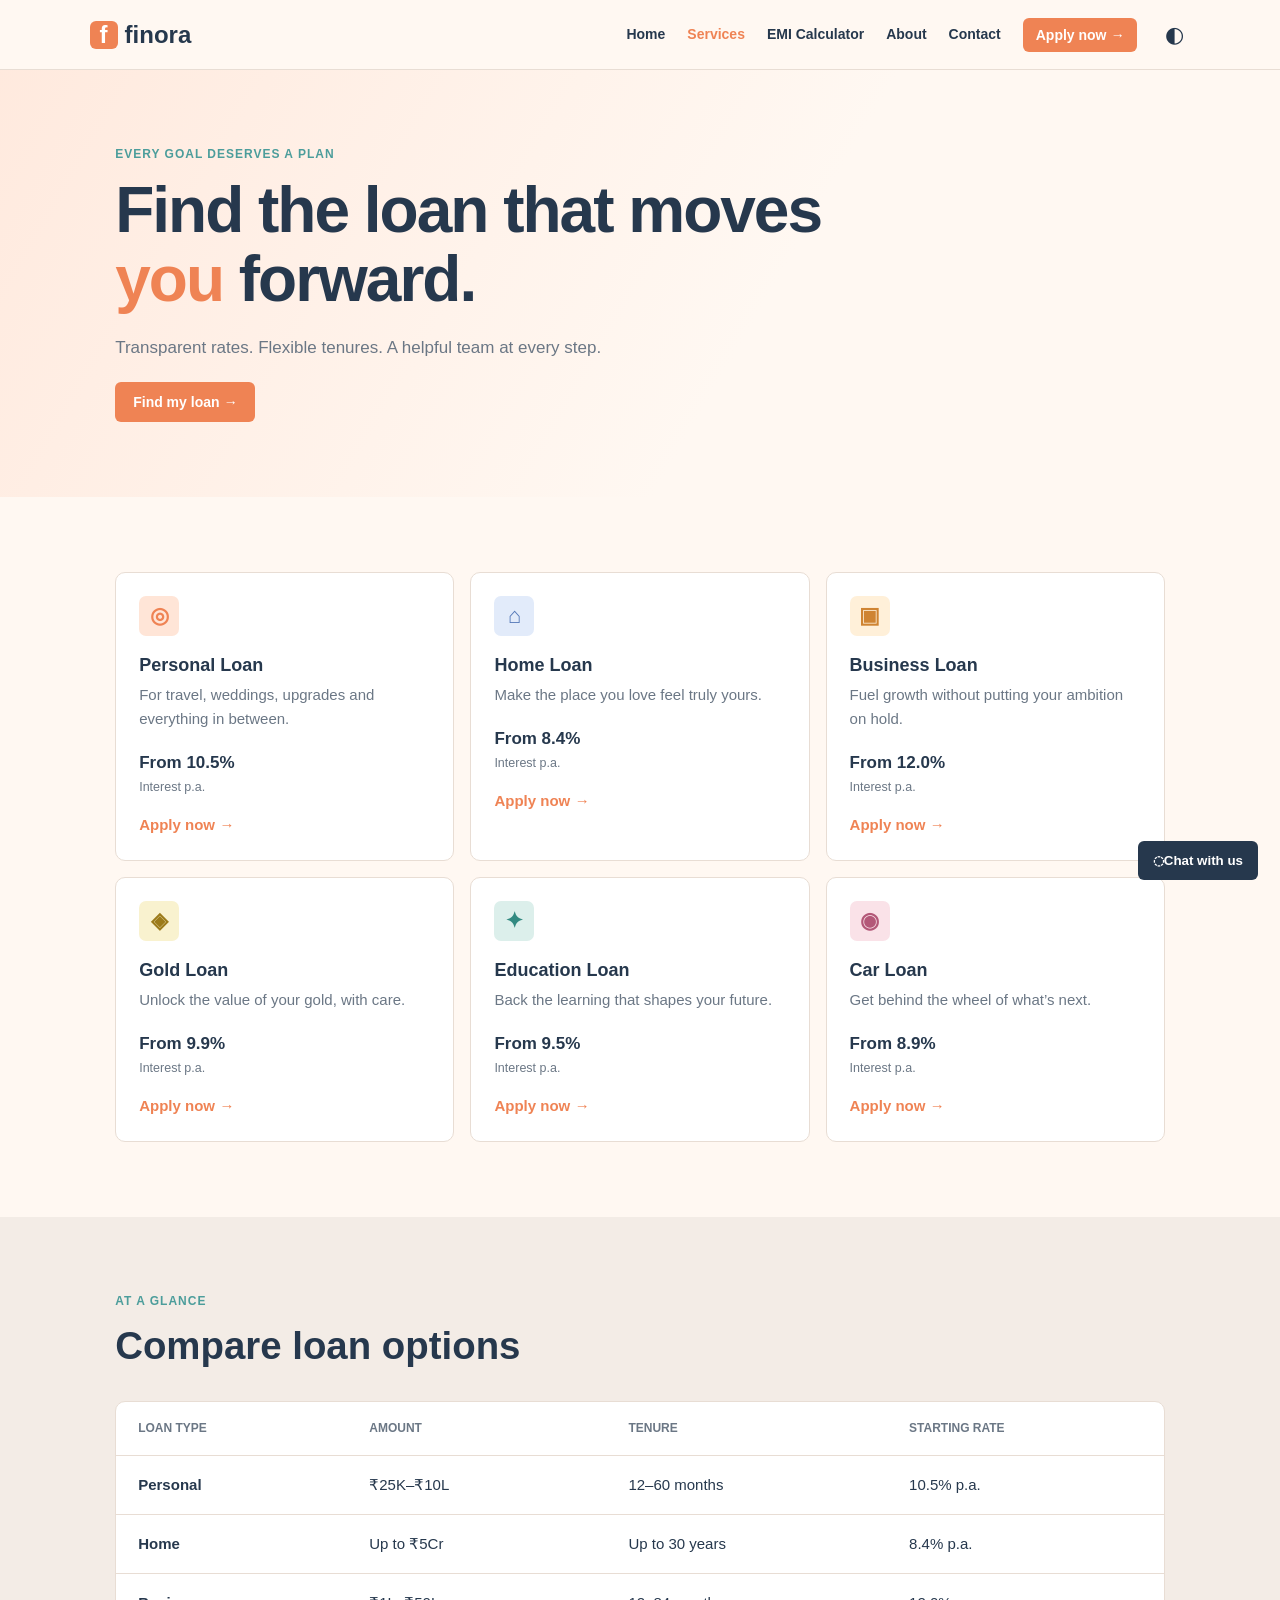
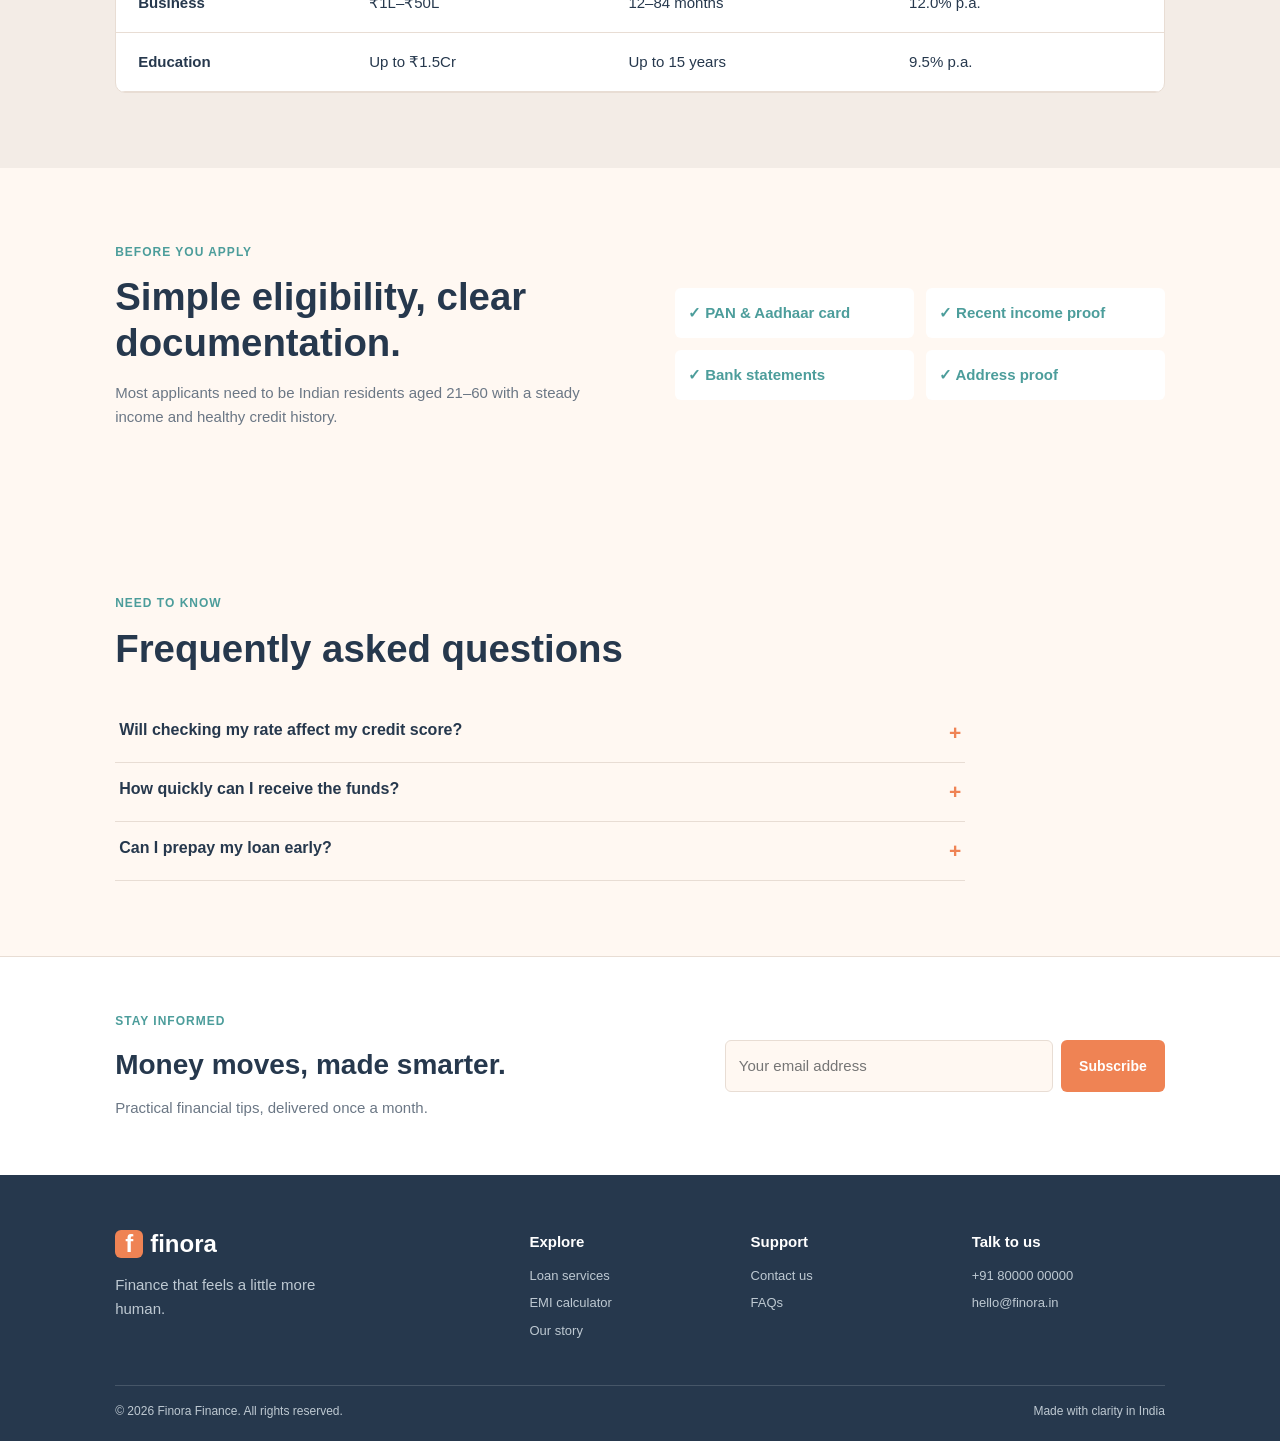
<file: services.html>
<!doctype html>
<html lang="en">

<head>
    <meta charset="utf-8">
    <meta name="viewport" content="width=device-width,initial-scale=1">
    <title>Loan Services — Finora</title>
    <link rel="preconnect" href="https://fonts.googleapis.com">
    <link rel="preconnect" href="https://fonts.gstatic.com" crossorigin>
    <link
        href="https://fonts.googleapis.com/css2?family=Inter:wght@400;500;600;700;800&family=Poppins:wght@600;700;800&display=swap"
        rel="stylesheet">
    <link rel="stylesheet" href="css/style.css">
</head>

<body>
    <div class="preloader">
        <span>
        </span>
    </div>
    <header class="header inner">
        <a class="brand" href="index.html">
            <span>f</span>finora</a>
        <button class="nav-toggle" aria-label="Open navigation" aria-expanded="false">☰</button>
        <nav class="nav">
            <a href="index.html">Home</a>
            <a class="active" href="services.html">Services</a>
            <a href="emi.html">EMI Calculator</a>
            <a href="about.html">About</a>
            <a href="contact.html">Contact</a>
            <a class="button button-small" href="contact.html#form">Apply now <i>→</i>
            </a>
            <button class="theme-toggle" aria-label="Toggle dark mode">◐</button>
        </nav>
    </header>
    <main>
        <section class="page-hero">
            <p class="eyebrow">Every goal deserves a plan</p>
            <h1>Find the loan that moves <em>you</em> forward.</h1>
            <p>Transparent rates. Flexible tenures. A helpful team at every step.</p>
            <a class="button" href="contact.html#form">Find my loan <i>→</i>
            </a>
        </section>
        <section class="section">
            <div class="service-grid">
                <article class="service-card reveal">
                    <span class="icon blue">◎</span>
                    <h3>Personal Loan</h3>
                    <p>For travel, weddings, upgrades and everything in between.</p>
                    <div>
                        <b>From 10.5%</b>
                        <small>Interest p.a.</small>
                    </div>
                    <a href="contact.html#form">Apply now <i>→</i>
                    </a>
                </article>
                <article class="service-card reveal">
                    <span class="icon purple">⌂</span>
                    <h3>Home Loan</h3>
                    <p>Make the place you love feel truly yours.</p>
                    <div>
                        <b>From 8.4%</b>
                        <small>Interest p.a.</small>
                    </div>
                    <a href="contact.html#form">Apply now <i>→</i>
                    </a>
                </article>
                <article class="service-card reveal">
                    <span class="icon orange">▣</span>
                    <h3>Business Loan</h3>
                    <p>Fuel growth without putting your ambition on hold.</p>
                    <div>
                        <b>From 12.0%</b>
                        <small>Interest p.a.</small>
                    </div>
                    <a href="contact.html#form">Apply now <i>→</i>
                    </a>
                </article>
                <article class="service-card reveal">
                    <span class="icon yellow">◈</span>
                    <h3>Gold Loan</h3>
                    <p>Unlock the value of your gold, with care.</p>
                    <div>
                        <b>From 9.9%</b>
                        <small>Interest p.a.</small>
                    </div>
                    <a href="contact.html#form">Apply now <i>→</i>
                    </a>
                </article>
                <article class="service-card reveal">
                    <span class="icon green">✦</span>
                    <h3>Education Loan</h3>
                    <p>Back the learning that shapes your future.</p>
                    <div>
                        <b>From 9.5%</b>
                        <small>Interest p.a.</small>
                    </div>
                    <a href="contact.html#form">Apply now <i>→</i>
                    </a>
                </article>
                <article class="service-card reveal">
                    <span class="icon pink">◉</span>
                    <h3>Car Loan</h3>
                    <p>Get behind the wheel of what’s next.</p>
                    <div>
                        <b>From 8.9%</b>
                        <small>Interest p.a.</small>
                    </div>
                    <a href="contact.html#form">Apply now <i>→</i>
                    </a>
                </article>
            </div>
        </section>
        <section class="section soft-section">
            <div class="section-heading">
                <p class="eyebrow">At a glance</p>
                <h2>Compare loan options</h2>
            </div>
            <div class="table-wrap">
                <table>
                    <thead>
                        <tr>
                            <th>Loan type</th>
                            <th>Amount</th>
                            <th>Tenure</th>
                            <th>Starting rate</th>
                        </tr>
                    </thead>
                    <tbody>
                        <tr>
                            <td>Personal</td>
                            <td>₹25K–₹10L</td>
                            <td>12–60 months</td>
                            <td>10.5% p.a.</td>
                        </tr>
                        <tr>
                            <td>Home</td>
                            <td>Up to ₹5Cr</td>
                            <td>Up to 30 years</td>
                            <td>8.4% p.a.</td>
                        </tr>
                        <tr>
                            <td>Business</td>
                            <td>₹1L–₹50L</td>
                            <td>12–84 months</td>
                            <td>12.0% p.a.</td>
                        </tr>
                        <tr>
                            <td>Education</td>
                            <td>Up to ₹1.5Cr</td>
                            <td>Up to 15 years</td>
                            <td>9.5% p.a.</td>
                        </tr>
                    </tbody>
                </table>
            </div>
        </section>
        <section class="section split-info">
            <div>
                <p class="eyebrow">Before you apply</p>
                <h2>Simple eligibility, clear documentation.</h2>
                <p>Most applicants need to be Indian residents aged 21–60 with a steady income and healthy credit
                    history.</p>
            </div>
            <div class="check-list">
                <div>✓ PAN & Aadhaar card</div>
                <div>✓ Recent income proof</div>
                <div>✓ Bank statements</div>
                <div>✓ Address proof</div>
            </div>
        </section>
        <section class="section faq" id="faq">
            <div class="section-heading">
                <p class="eyebrow">Need to know</p>
                <h2>Frequently asked questions</h2>
            </div>
            <div class="accordion">
                <button>Will checking my rate affect my credit score?<i>+</i>
                </button>
                <div>Not at all. Your initial eligibility check uses a soft inquiry and has no effect on your score.
                </div>
                <button>How quickly can I receive the funds?<i>+</i>
                </button>
                <div>Once approved, eligible applications can receive funds within 24 hours.</div>
                <button>Can I prepay my loan early?<i>+</i>
                </button>
                <div>Yes. Terms vary by loan type, and your final offer will clearly explain any applicable charges.
                </div>
            </div>
        </section>
        <section class="newsletter">
            <div>
                <p class="eyebrow">Stay informed</p>
                <h2>Money moves, made smarter.</h2>
                <p>Practical financial tips, delivered once a month.</p>
            </div>
            <form class="newsletter-form">
                <input type="email" placeholder="Your email address" required>
                <button class="button">Subscribe</button>
            </form>
        </section>
    </main>
    <footer class="footer">
        <div class="footer-grid">
            <div>
                <a class="brand" href="index.html">
                    <span>f</span>finora</a>
                <p>Finance that feels a little more human.</p>
            </div>
            <div>
                <h4>Explore</h4>
                <a href="services.html">Loan services</a>
                <a href="emi.html">EMI calculator</a>
                <a href="about.html">Our story</a>
            </div>
            <div>
                <h4>Support</h4>
                <a href="contact.html">Contact us</a>
                <a href="#faq">FAQs</a>
            </div>
            <div>
                <h4>Talk to us</h4>
                <a href="tel:+918000000000">+91 80000 00000</a>
                <a href="mailto:hello@finora.in">hello@finora.in</a>
            </div>
        </div>
        <div class="footer-bottom">
            <span>© 2026 Finora Finance. All rights reserved.</span>
            <span>Made with clarity in India</span>
        </div>
    </footer>
    <button class="chat-button" aria-label="Open chat support">◌<span>Chat with us</span>
    </button>
    <div class="chat-panel">
        <div>
            <b>Finora support</b>
            <button>×</button>
        </div>
        <p>Hi! How can we help today?</p>
        <small>Usually replies in a few minutes</small>
    </div>
    <a class="whatsapp" href="https://wa.me/918000000000">◔</a>
    <button class="to-top">↑</button>
    <div class="toast">
    </div>
    <script src="./js/script.js"></script>
</body>

</html>
</file>
<file: css/style.css>
:root {
  --navy: #26384d;
  --coral: #ef8354;
  --coral-dark: #da6940;
  --teal: #4c9d9b;
  --cream: #fff8f2;
  --white: #ffffff;
  --text: #26384d;
  --muted: #6b7785;
  --border: #e8ddd4;
  --shadow: 0 8px 20px rgba(38, 56, 77, 0.08);
}

* {
  box-sizing: border-box;
}

html {
  scroll-behavior: smooth;
}

body {
  margin: 0;
  overflow-x: hidden;
  background: var(--cream);
  color: var(--text);
  font-family: Arial, sans-serif;
  font-size: 15px;
  line-height: 1.6;
}

body.dark {
  --cream: #1e2935;
  --white: #273747;
  --text: #f9f3ed;
  --muted: #c6cbd0;
  --border: #43515d;
}

h1,
h2,
h3,
h4 {
  font-family: "Trebuchet MS", Arial, sans-serif;
}

.header {
  position: fixed;
  top: 0;
  z-index: 20;
  display: flex;
  justify-content: space-between;
  align-items: center;
  width: 100%;
  min-height: 70px;
  padding: 0 7%;
  transition: background .25s;
}

.header.inner,
.header.scrolled {
  background: var(--cream);
  border-bottom: 1px solid var(--border);
}

.brand {
  display: flex;
  align-items: center;
  gap: 7px;
  color: var(--navy);
  font: bold 24px "Trebuchet MS", sans-serif;
  text-decoration: none;
}

.dark .brand {
  color: var(--text);
}

.brand span {
  display: grid;
  place-items: center;
  width: 28px;
  height: 28px;
  border-radius: 6px;
  background: var(--coral);
  color: white;
}

.nav {
  display: flex;
  align-items: center;
  gap: 22px;
}

.nav a:not(.button) {
  color: var(--text);
  font-weight: bold;
  font-size: 14px;
  text-decoration: none;
}

.nav a.active,
.nav a:not(.button):hover {
  color: var(--coral);
}

.button {
  display: inline-block;
  padding: 12px 18px;
  border: 0;
  border-radius: 6px;
  background: var(--coral);
  color: white !important;
  font: bold 14px Arial, sans-serif;
  text-decoration: none;
  cursor: pointer;
  transition: background .2s, transform .2s;
}

.button:hover {
  background: var(--coral-dark);
  transform: translateY(-2px);
}

.button-small {
  padding: 9px 13px;
}

.theme-toggle,
.nav-toggle {
  border: 0;
  background: transparent;
  color: var(--text);
  font-size: 22px;
  cursor: pointer;
}

.nav-toggle {
  display: none;
}

.hero,
.page-hero {
  padding: 145px 9% 75px;
  background: linear-gradient(120deg, #ffe9dd, var(--cream) 60%);
}

.hero {
  display: grid;
  grid-template-columns: 1fr 1fr;
  min-height: 650px;
  align-items: center;
  overflow: hidden;
  position: relative;
}

.hero-copy {
  max-width: 620px;
  z-index: 1;
}

.eyebrow {
  margin: 0 0 12px;
  color: var(--teal);
  font-size: 12px;
  font-weight: bold;
  letter-spacing: 1px;
  text-transform: uppercase;
}

.hero h1,
.page-hero h1 {
  margin: 0;
  max-width: 720px;
  color: var(--navy);
  font-size: clamp(39px, 5vw, 65px);
  line-height: 1.08;
  letter-spacing: -2px;
}

.dark .hero h1,
.dark .page-hero h1 {
  color: var(--text);
}

.hero h1 span,
.page-hero em {
  color: var(--coral);
  font-style: normal;
}

.lead,
.page-hero>p:not(.eyebrow) {
  max-width: 570px;
  margin: 20px 0;
  color: var(--muted);
  font-size: 17px;
}

.hero-actions {
  display: flex;
  align-items: center;
  gap: 22px;
  margin-top: 25px;
}

.text-link {
  color: var(--navy);
  font-weight: bold;
  text-decoration: none;
}

.dark .text-link {
  color: var(--text);
}

.hero-trust {
  display: flex;
  gap: 18px;
  margin-top: 32px;
  color: var(--muted);
  font-size: 13px;
}

.hero-art {
  position: relative;
  height: 400px;
}

.loan-card {
  position: absolute;
  top: 70px;
  left: 12%;
  width: 280px;
  padding: 24px;
  border-radius: 14px;
  background: var(--navy);
  color: white;
  box-shadow: 12px 14px 0 #f5b197;
  transform: rotate(-5deg);
  transition: transform 0.5s ease,
            box-shadow 0.5s ease;
}
.loan-card:hover{
    transform: translateY(-10px);
    box-shadow: 0 20px 40px rgba(0,0,0,.15);
}

.card-top,
.card-bottom {
  display: flex;
  justify-content: space-between;
  font-size: 11px;
  letter-spacing: 1px;
}

.loan-card strong {
  display: block;
  margin: 55px 0;
  font-size: 30px;
}

.floating-pill {
  position: absolute;
  z-index: 2;
  padding: 10px 13px;
  border: 1px solid var(--border);
  border-radius: 7px;
  background: var(--white);
  box-shadow: var(--shadow);
  color: var(--muted);
  font-size: 12px;
}

.floating-pill b {
  color: var(--text);
}

.pill-rate {
  top: 35px;
  right: 2%;
}

.pill-check {
  bottom: 62px;
  left: 0;
  color: var(--teal);
}

.hero-person {
  position: absolute;
  right: 8%;
  bottom: 0;
  width: 190px;
  height: 310px;
  border-radius: 95px 95px 10px 10px;
  background: #e6b293;
  overflow: hidden;
}

.hero-person .head {
  width: 100px;
  height: 105px;
  margin: 22px auto;
  border-radius: 50%;
  background: #643f36;
}

.body-shape {
  height: 220px;
  border-radius: 45% 45% 0 0;
  background: var(--teal);
}

.hero-person>span {
  display: none;
}

.dashboard-art {
  right: 6%;
  bottom: 30px;
  width: 235px;
  height: auto;
  min-height: 235px;
  padding: 22px;
  border: 1px solid var(--border);
  border-radius: 10px;
  background: var(--white);
  color: var(--text);
  box-shadow: var(--shadow);
  overflow: visible;
}

.dashboard-art p {
  margin: 0 0 12px;
  color: var(--muted);
  font-size: 12px;
}

.dashboard-art>b {
  display: block;
  color: var(--teal);
  font-size: 21px;
}

.dashboard-art>span {
  display: block;
  margin-top: 3px;
  color: var(--muted);
  font-size: 11px;
}

.dashboard-art hr {
  border: 0;
  border-top: 1px solid var(--border);
  margin: 18px 0 12px;
}

.dashboard-art small {
  font-size: 11px;
  color: var(--muted);
}

.document-line {
  text-transform: capitalize;
  /* height: 8px;
  margin-top: 10px;
  border-radius: 4px;
  background: #dbe5e3; */
}

/* .document-line.short {
  width: 65%;
} */

.orb {
  position: absolute;
  border-radius: 50%;
  opacity: .65;
}

.orb-one {
  right: -60px;
  bottom: -120px;
  width: 260px;
  height: 260px;
  background: #bce1dd;
}

.orb-two {
  top: 155px;
  right: 45%;
  width: 45px;
  height: 45px;
  background: #ffc59e;
}

.compact {
  padding-bottom: 55px;
}

.section {
  padding: 75px 9%;
}

.section-heading {
  max-width: 630px;
  margin-bottom: 32px;
}

.section-heading h2,
.cta h2,
.split-info h2,
.story h2,
.contact-info h2,
.contact-form h2 {
  margin: 0;
  font-size: clamp(28px, 3vw, 40px);
  line-height: 1.2;
}

.section-heading>p:last-child {
  color: var(--muted);
}

.stats {
  display: grid;
  grid-template-columns: repeat(4, 1fr);
  padding-top: 25px;
  padding-bottom: 25px;
  background: var(--white);
}

.stats div {
  padding: 4px 28px;
  border-right: 1px solid var(--border);
}

.stats div:last-child {
  border: 0;
}

.stats strong {
  display: block;
  color: var(--coral);
  font-size: 28px;
}

.stats span {
  color: var(--muted);
  font-size: 13px;
}

.loan-grid,
.service-grid {
  display: grid;
  grid-template-columns: repeat(3, 1fr);
  gap: 16px;
}

.loan-tile,
.service-card,
.quote,
.value-grid article,
.tips-grid article {
  padding: 23px;
  border: 1px solid var(--border);
  border-radius: 10px;
  background: var(--white);
}

.loan-tile:hover,
.service-card:hover {
  border-color: var(--coral);
}

.icon {
  display: grid;
  place-items: center;
  width: 40px;
  height: 40px;
  border-radius: 7px;
  background: #ffe5d7;
  color: var(--coral);
  font-size: 22px;
  font-weight: bold;
}

.purple {
  background: #e2ebfa;
  color: #5277b7;
}

.orange {
  background: #fff0d9;
  color: #cf8432;
}

.green {
  background: #dcefeb;
  color: #328a81;
}

.pink {
  background: #fae2e8;
  color: #b35878;
}

.yellow {
  background: #f9f2cf;
  color: #9c7b1a;
}

.loan-tile h3,
.service-card h3,
.step h3,
.tips-grid h3,
.value-grid h3,
.team-grid h3 {
  margin: 15px 0 4px;
  font-size: 18px;
}

.loan-tile p,
.service-card p,
.step p,
.tips-grid p,
.value-grid p,
.story p {
  margin: 0 0 18px;
  color: var(--muted);
}

.loan-tile a,
.service-card>a {
  color: var(--coral);
  font-weight: bold;
  text-decoration: none;
}

.steps-wrap,
.soft-section {
  background: #f3ece6;
}

.dark .steps-wrap,
.dark .soft-section {
  background: #243442;
}

.steps-grid {
  display: grid;
  grid-template-columns: repeat(4, 1fr);
  gap: 26px;
}

.step>b {
  color: #c9947b;
  font-size: 34px;
}

.step .icon {
  margin-top: 13px;
  background: var(--white);
}

.testimonial-grid {
  display: grid;
  grid-template-columns: repeat(3, 1fr);
  gap: 16px;
}

.quote>p {
  margin: 0 0 22px;
  font-size: 16px;
  font-weight: bold;
}

.quote footer {
  display: flex;
  align-items: center;
  gap: 10px;
}

.avatar {
  display: grid;
  place-items: center;
  width: 36px;
  height: 36px;
  border-radius: 50%;
  color: white;
  font-size: 11px;
  font-weight: bold;
}

.a1,
.av1 {
  background: #a95f4c;
}

.a2,
.av2 {
  background: #597493;
}

.a3,
.av3 {
  background: #9a6c82;
}

.quote footer div {
  display: grid;
}

.quote small {
  color: var(--muted);
  font-size: 11px;
}

.stars {
  margin-left: auto;
  color: #e4a229;
  font-size: 10px;
}

.cta {
  display: flex;
  align-items: center;
  justify-content: space-between;
  gap: 24px;
  padding: 42px 48px;
  border-radius: 12px;
  background: var(--navy);
  color: white;
}

.cta .eyebrow {
  color: #aee1da;
}

.cta h2 {
  max-width: 630px;
}

.cta p:not(.eyebrow) {
  opacity: .8;
}

.button-light {
  background: var(--coral);
}

.newsletter {
  display: flex;
  justify-content: space-between;
  align-items: center;
  gap: 35px;
  padding: 55px 9%;
  border-top: 1px solid var(--border);
  background: var(--white);
}

.newsletter h2 {
  margin: 0;
  font-size: 28px;
}

.newsletter p:not(.eyebrow) {
  margin: 8px 0 0;
  color: var(--muted);
}

.newsletter-form {
  display: flex;
  gap: 8px;
  width: min(100%, 440px);
}

.newsletter input,
.contact-form input,
.contact-form select,
.contact-form textarea {
  width: 100%;
  padding: 13px;
  border: 1px solid var(--border);
  border-radius: 6px;
  background: var(--cream);
  color: var(--text);
  font: inherit;
  outline-color: var(--coral);
}

.footer {
  padding: 55px 9% 20px;
  background: var(--navy);
  color: #bec9d2;
}

.footer .brand {
  color: white;
}

.footer-grid {
  display: grid;
  grid-template-columns: 2fr repeat(3, 1fr);
  gap: 28px;
}

.footer-grid p {
  max-width: 210px;
}

.footer h4 {
  margin: 0 0 12px;
  color: white;
}

.footer a:not(.brand) {
  display: block;
  margin: 7px 0;
  color: #bec9d2;
  font-size: 13px;
  text-decoration: none;
}

.social {
  display: flex;
  gap: 8px;
}

.social a {
  border: 1px solid #586878;
  padding: 3px 7px;
  border-radius: 4px;
}

.footer-bottom {
  display: flex;
  justify-content: space-between;
  margin-top: 36px;
  padding-top: 16px;
  border-top: 1px solid #465668;
  font-size: 12px;
}

.chat-button,
.to-top {
  position: fixed;
  right: 22px;
  z-index: 10;
  border: 0;
  cursor: pointer;
}

.chat-button {
  bottom: 20px;
  padding: 12px 15px;
  border-radius: 6px;
  background: var(--navy);
  color: white;
  font-weight: bold;
}

.whatsapp {
  display: none;
}

.to-top {
  bottom: 76px;
  width: 38px;
  height: 38px;
  border: 1px solid var(--border);
  border-radius: 6px;
  background: var(--white);
  color: var(--coral);
  opacity: 0;
  visibility: hidden;
}

.to-top.visible {
  opacity: 1;
  visibility: visible;
}

.chat-panel {
  position: fixed;
  right: 22px;
  bottom: 77px;
  z-index: 11;
  width: 245px;
  padding: 16px;
  border: 1px solid var(--border);
  border-radius: 10px;
  background: var(--white);
  box-shadow: var(--shadow);
  opacity: 0;
  visibility: hidden;
  transform: translateY(10px);
  transition: .2s;
}

.chat-panel.show {
  opacity: 1;
  visibility: visible;
  transform: none;
}

.chat-panel div {
  display: flex;
  justify-content: space-between;
}

.chat-panel button {
  border: 0;
  background: none;
  color: var(--text);
  font-size: 20px;
  cursor: pointer;
}

.chat-panel p {
  margin: 18px 0 3px;
}

.chat-panel small {
  color: var(--muted);
}

.toast {
  position: fixed;
  bottom: 25px;
  left: 50%;
  z-index: 50;
  padding: 11px 16px;
  border-radius: 6px;
  background: var(--navy);
  color: white;
  opacity: 0;
  transform: translate(-50%, 70px);
  transition: .25s;
}

.toast.show {
  opacity: 1;
  transform: translate(-50%, 0);
}

.service-card div {
  display: flex;
  flex-direction: column;
  margin: 16px 0;
}

.service-card div b {
  font-size: 17px;
}

.service-card small {
  color: var(--muted);
}

.table-wrap {
  overflow: auto;
  border: 1px solid var(--border);
  border-radius: 10px;
  background: var(--white);
}

table {
  width: 100%;
  min-width: 650px;
  border-collapse: collapse;
}

th,
td {
  padding: 17px 22px;
  border-bottom: 1px solid var(--border);
  text-align: left;
}

th {
  color: var(--muted);
  font-size: 12px;
  text-transform: uppercase;
}

td:first-child {
  font-weight: bold;
}

.split-info {
  display: grid;
  grid-template-columns: 1fr 1fr;
  gap: 70px;
}

.split-info>div>p:not(.eyebrow) {
  color: var(--muted);
}

.check-list {
  display: grid;
  grid-template-columns: 1fr 1fr;
  gap: 12px;
  align-content: center;
}

.check-list div {
  padding: 13px;
  border-radius: 6px;
  background: var(--white);
  color: var(--teal);
  font-weight: bold;
}

.accordion {
  max-width: 850px;
}

.accordion button {
  display: flex;
  justify-content: space-between;
  width: 100%;
  padding: 17px 4px;
  border: 0;
  border-bottom: 1px solid var(--border);
  background: none;
  color: var(--text);
  font: bold 16px Arial, sans-serif;
  text-align: left;
  cursor: pointer;
}

.accordion button i {
  color: var(--coral);
  font-size: 21px;
  font-style: normal;
}

.accordion div {
  height: 0;
  overflow: hidden;
  color: var(--muted);
}

.accordion div.open {
  height: auto;
  padding: 0 4px 16px;
}

.calculator {
  display: grid;
  grid-template-columns: .9fr 1.1fr;
  gap: 18px;
}

.calculator-controls,
.calculator-result {
  padding: 32px;
  border: 1px solid var(--border);
  border-radius: 12px;
  background: var(--white);
}

.calculator-controls h2 {
  margin-top: 0;
}

.calculator-controls label {
  display: block;
  margin: 22px 0;
  font-weight: bold;
}

.calculator-controls output {
  float: right;
  color: var(--coral);
}

input[type=range] {
  width: 100%;
  margin-top: 14px;
  accent-color: var(--coral);
}

.calculator-result {
  background: var(--navy);
  color: white;
  text-align: center;
}

.calculator-result .eyebrow {
  color: #aee1da;
}

.calculator-result h2 {
  margin: 0;
  font-size: 43px;
}

.muted {
  margin-top: 0;
  opacity: .7;
}

.donut {
  display: grid;
  place-items: center;
  width: 140px;
  height: 140px;
  margin: 22px auto;
  border-radius: 50%;
  background: conic-gradient(#aee1da 0 56%, #edb099 56%);
}

.donut>div {
  display: grid;
  place-items: center;
  width: 105px;
  height: 105px;
  border-radius: 50%;
  background: var(--navy);
}

.donut b,
.donut small {
  display: block;
}

.result-cards {
  display: grid;
  grid-template-columns: repeat(3, 1fr);
  gap: 6px;
}

.result-cards div {
  padding: 10px;
  border-radius: 5px;
  background: #ffffff18;
}

.result-cards span,
.result-cards b {
  display: block;
  font-size: 11px;
}

.tips-grid,
.value-grid,
.team-grid {
  display: grid;
  grid-template-columns: repeat(3, 1fr);
  gap: 16px;
}

.tips-grid span {
  color: #c9947b;
  font-size: 29px;
  font-weight: bold;
}

.story {
  display: grid;
  grid-template-columns: 1fr 1fr;
  gap: 70px;
  align-items: center;
}

.story-art {
  display: flex;
  align-items: center;
  justify-content: center;
  gap: 18px;
  height: 280px;
  border-radius: 12px;
  background: var(--teal);
  color: white;
  font-size: 30px;
  font-weight: bold;
}

.story-art span {
  font-size: 23px;
}

.values {
  background: #f3ece6;
}

.value-grid article span {
  color: var(--coral);
  font-size: 27px;
}

.team-grid {
  grid-template-columns: repeat(4, 1fr);
}

.team-grid article {
  text-align: center;
}

.team-avatar {
  display: grid;
  place-items: center;
  width: 110px;
  height: 110px;
  margin: auto;
  border-radius: 50%;
  color: white;
  font-size: 24px;
  font-weight: bold;
}

.av4 {
  background: #4c9d9b;
}

.team-grid p {
  margin: 0;
  color: var(--muted);
}

.contact-layout {
  display: grid;
  grid-template-columns: .8fr 1.2fr;
  gap: 36px;
}

.contact-info {
  padding: 25px;
}

.contact-info>a {
  display: flex;
  align-items: center;
  gap: 13px;
  margin: 24px 0;
  color: var(--text);
  text-decoration: none;
}

.contact-info>a>span {
  padding: 9px;
  border-radius: 6px;
  background: #ffe5d7;
  color: var(--coral);
}

.contact-info a div {
  display: grid;
}

.contact-info small,
.hours span {
  color: var(--muted);
}

.hours {
  display: grid;
  gap: 4px;
  padding-top: 18px;
  border-top: 1px solid var(--border);
  font-size: 13px;
}

.contact-form {
  padding: 32px;
  border: 1px solid var(--border);
  border-radius: 12px;
  background: var(--white);
}

.contact-form label {
  display: block;
  margin: 15px 0;
  font-size: 13px;
  font-weight: bold;
}

.contact-form input,
.contact-form select,
.contact-form textarea {
  margin-top: 5px;
}

.field-row {
  display: grid;
  grid-template-columns: 1fr 1fr;
  gap: 13px;
}

.map {
  padding-top: 0;
}

.map>div {
  display: grid;
  place-items: center;
  position: relative;
  height: 260px;
  overflow: hidden;
  border-radius: 12px;
  background: #d8ebe6;
  color: var(--navy);
}

.map>div:before {
  content: "";
  position: absolute;
  width: 420px;
  height: 120px;
  border: 25px solid #b5d8d1;
  border-radius: 50%;
  transform: rotate(-18deg);
}

.map span,
.map b,
.map i {
  z-index: 1;
}

.map span {
  padding: 4px 8px;
  border-radius: 4px;
  background: var(--navy);
  color: white;
  font-size: 10px;
  font-weight: bold;
}

.map b {
  font-size: 25px;
  text-align: center;
}

.map i {
  color: var(--coral);
  font-size: 27px;
  font-style: normal;
}

.reveal {
  opacity: 0;
  transform: translateY(15px);
  transition: .5s;
}

.reveal.show {
  opacity: 1;
  transform: none;
}

.sr-only {
  position: absolute;
  clip: rect(0, 0, 0, 0);
}

.preloader {
  position: fixed;
  inset: 0;
  z-index: 100;
  display: grid;
  place-items: center;
  background: var(--cream);
  transition: .3s;
}

.preloader span {
  width: 36px;
  height: 36px;
  border: 4px solid #f5cbb9;
  border-top-color: var(--coral);
  border-radius: 50%;
  animation: spin .7s linear infinite;
}

.preloader.hide {
  opacity: 0;
  visibility: hidden;
}

@keyframes spin {
  to {
    transform: rotate(360deg);
  }
}

@media (max-width: 1024px) {
  .hero {
    grid-template-columns: 1fr;
    min-height: auto;
  }

  .hero-copy {
    max-width: 100%;
  }

  .hero-art {
    margin-top: 20px;
  }
}

@media (max-width: 850px) {
  .nav-toggle {
    display: block;
  }

  .nav {
    display: none;
    position: absolute;
    top: 64px;
    right: 18px;
    left: 18px;
    flex-direction: column;
    align-items: stretch;
    gap: 13px;
    padding: 18px;
    border: 1px solid var(--border);
    border-radius: 9px;
    background: var(--white);
    box-shadow: var(--shadow);
  }

  .nav.open {
    display: flex;
  }

  .hero-art {
    height: 320px;
    margin-top: 25px;
  }

  .stats {
    grid-template-columns: repeat(2, 1fr);
    gap: 15px;
  }

  .stats div:nth-child(2) {
    border: 0;
  }

  .loan-grid,
  .service-grid {
    grid-template-columns: repeat(2, 1fr);
  }

  .steps-grid {
    grid-template-columns: repeat(2, 1fr);
  }

  .testimonial-grid {
    grid-template-columns: 1fr;
  }

  .split-info,
  .story,
  .contact-layout,
  .calculator {
    grid-template-columns: 1fr;
    gap: 28px;
  }

  .footer-grid {
    grid-template-columns: repeat(2, 1fr);
  }

  .team-grid {
    grid-template-columns: repeat(2, 1fr);
  }
}

@media (max-width: 680px) {
  .hero-actions {
    flex-direction: column;
    align-items: flex-start;
    gap: 14px;
  }

  .cta,
  .newsletter {
    display: block;
  }
}

@media (max-width: 530px) {
  .header {
    min-height: 62px;
    padding: 0 24px;
  }

  .hero,
  .page-hero {
    padding: 120px 24px 55px;
  }

  .hero h1,
  .page-hero h1 {
    font-size: 39px;
  }

  .hero-trust {
    display: grid;
    gap: 5px;
  }

  .hero-art {
    width: 100%;
    margin-bottom: 0;
    transform: none;
    transform-origin: left top;
  }

  .section {
    padding: 58px 24px;
  }

  .stats {
    padding: 20px 14px;
  }

  .stats div {
    padding: 5px 9px;
  }

  .stats strong {
    font-size: 24px;
  }

  .loan-grid,
  .service-grid,
  .steps-grid,
  .tips-grid,
  .value-grid {
    grid-template-columns: 1fr;
  }

  .cta,
  .newsletter {
    display: block;
    padding: 30px 24px;
  }

  .cta .button,
  .newsletter-form {
    margin-top: 20px;
  }

  .newsletter-form {
    display: block;
  }

  .newsletter-form .button {
    width: 100%;
    margin-top: 8px;
  }

  .footer-grid {
    grid-template-columns: 1fr;
  }

  .footer-bottom {
    display: block;
  }

  .footer-bottom span {
    display: block;
    margin: 5px 0;
  }

  .check-list,
  .field-row,
  .result-cards {
    grid-template-columns: 1fr;
  }

  .contact-form {
    padding: 24px;
  }

  .chat-button span {
    display: none;
  }

  .chat-button {
    padding: 13px;
  }
}

@media (max-width: 420px) {
  .header {
    padding: 0 16px;
  }

  .hero,
  .page-hero {
    padding: 108px 16px 44px;
  }

  .hero {
    overflow: hidden;
  }

  .hero h1,
  .page-hero h1 {
    font-size: 32px;
    letter-spacing: -1px;
  }

  .lead,
  .page-hero>p:not(.eyebrow) {
    font-size: 15px;
  }

  .hero-actions {
    flex-direction: column;
    align-items: flex-start;
    gap: 14px;
  }

  .hero-trust {
    display: grid;
    gap: 5px;
    font-size: 12px;
  }

  .hero-art {
    width: 100%;
    max-width: 270px;
    height: 250px;
    margin: 20px auto 0;
  }

  .loan-card {
    top: 34px;
    left: 0;
    width: 205px;
    padding: 16px;
    box-shadow: 8px 10px 0 #f5b197;
  }

  .loan-card strong {
    margin: 28px 0 36px;
    font-size: 24px;
  }

  .floating-pill {
    padding: 8px 10px;
    font-size: 10px;
  }

  .pill-rate {
    top: 8px;
    right: 1%;
  }

  .pill-check {
    bottom: 36px;
    left: 0;
  }

  .hero-person {
    right: 1%;
    width: 130px;
    height: 220px;
  }

  .hero-person .head {
    width: 76px;
    height: 80px;
    margin: 16px auto;
  }

  .body-shape {
    height: 155px;
  }

  .dashboard-art {
    width: 178px;
    min-height: 185px;
    padding: 16px;
  }

  .dashboard-art p,
  .dashboard-art span,
  .dashboard-art small {
    font-size: 10px;
  }

  .dashboard-art>b {
    font-size: 17px;
  }

  .stats {
    grid-template-columns: 1fr;
    gap: 8px;
  }

  .stats div {
    border-right: 0;
    border-bottom: 1px solid var(--border);
  }

  .stats div:last-child {
    border-bottom: 0;
  }

  .quote footer {
    flex-wrap: wrap;
  }

  .stars {
    margin-left: 46px;
  }
}

@media (max-width: 420px) {
  .header {
    padding: 0 16px;
  }

  .brand {
    font-size: 21px;
  }

  .hero,
  .page-hero {
    padding: 108px 16px 44px;
  }

  .hero {
    overflow: hidden;
  }

  .hero h1,
  .page-hero h1 {
    font-size: 32px;
    letter-spacing: -1px;
  }

  .lead,
  .page-hero>p:not(.eyebrow) {
    font-size: 15px;
  }

  .hero-trust {
    font-size: 12px;
  }

  .hero-art {
    width: 100%;
    max-width: 270px;
    height: 250px;
    margin: 20px auto 0;
  }

  .loan-card {
    top: 34px;
    left: 0;
    width: 205px;
    padding: 16px;
    box-shadow: 8px 10px 0 #f5b197;
  }

  .loan-card strong {
    margin: 28px 0 36px;
    font-size: 24px;
  }

  .floating-pill {
    padding: 8px 10px;
    font-size: 10px;
  }

  .pill-rate {
    top: 8px;
    right: 1%;
  }

  .pill-check {
    bottom: 36px;
    left: 0;
  }

  .hero-person {
    right: 1%;
    width: 130px;
    height: 220px;
  }

  .hero-person .head {
    width: 76px;
    height: 80px;
    margin: 16px auto;
  }

  .body-shape {
    height: 155px;
  }

  .dashboard-art {
    width: 178px;
    min-height: 185px;
    padding: 16px;
  }

  .dashboard-art p,
  .dashboard-art span,
  .dashboard-art small {
    font-size: 10px;
  }

  .dashboard-art>b {
    font-size: 17px;
  }

  .stats {
    grid-template-columns: 1fr;
    gap: 8px;
  }

  .stats div {
    border-right: 0;
    border-bottom: 1px solid var(--border);
  }

  .stats div:last-child {
    border-bottom: 0;
  }

  .quote footer {
    flex-wrap: wrap;
  }

  .stars {
    margin-left: 46px;
  }
}
</file>
